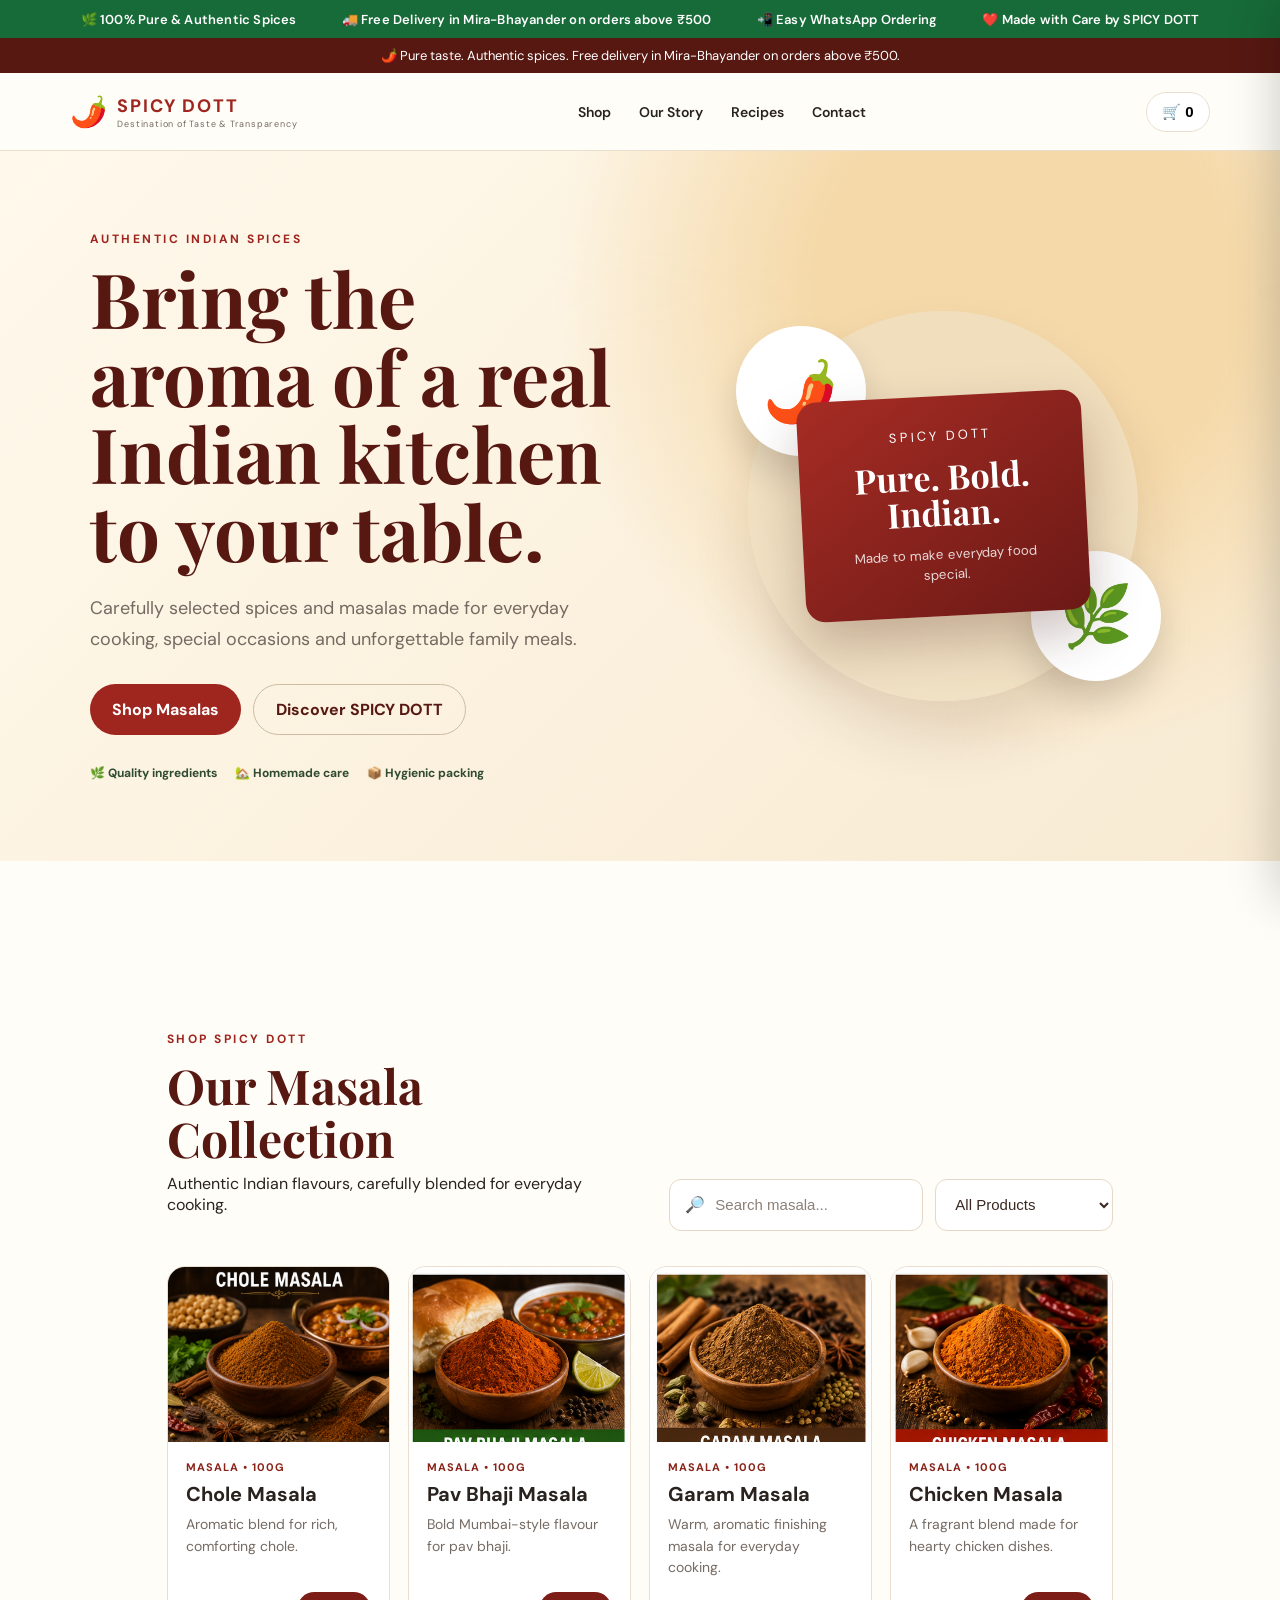
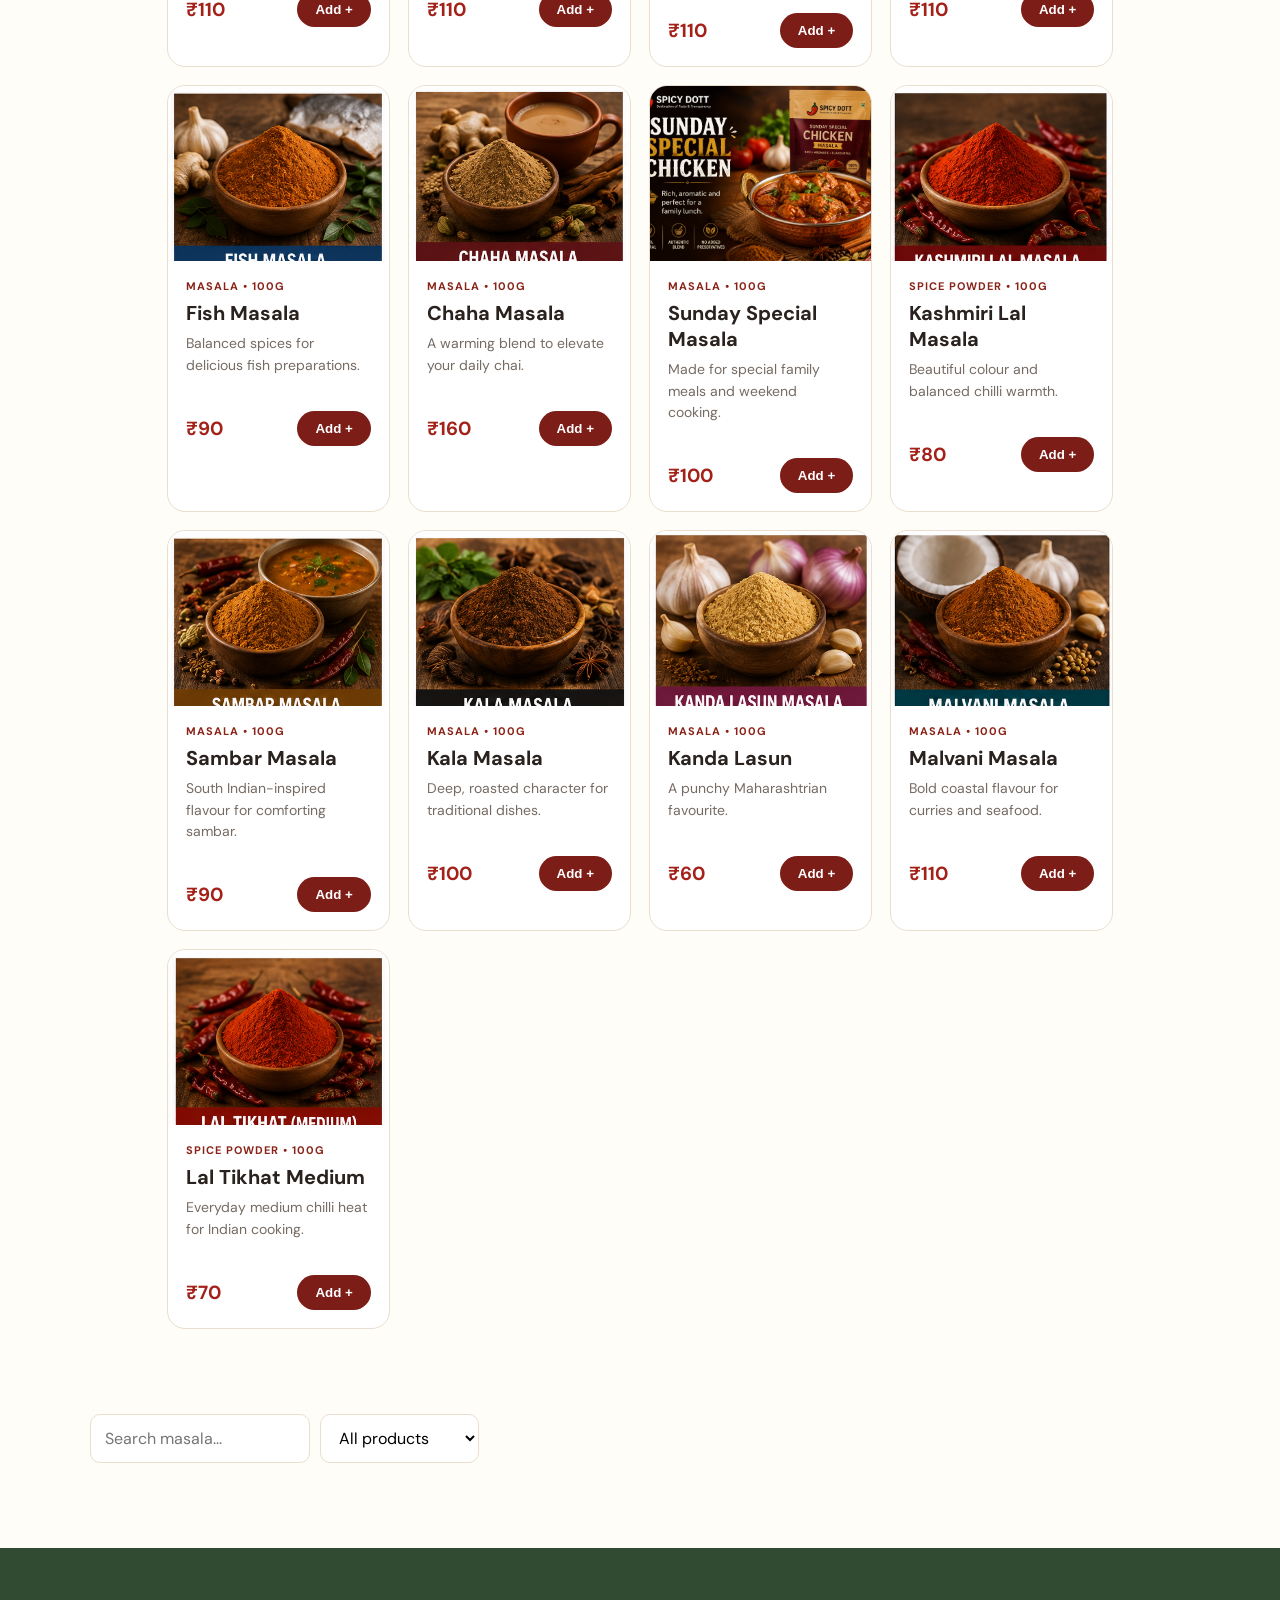
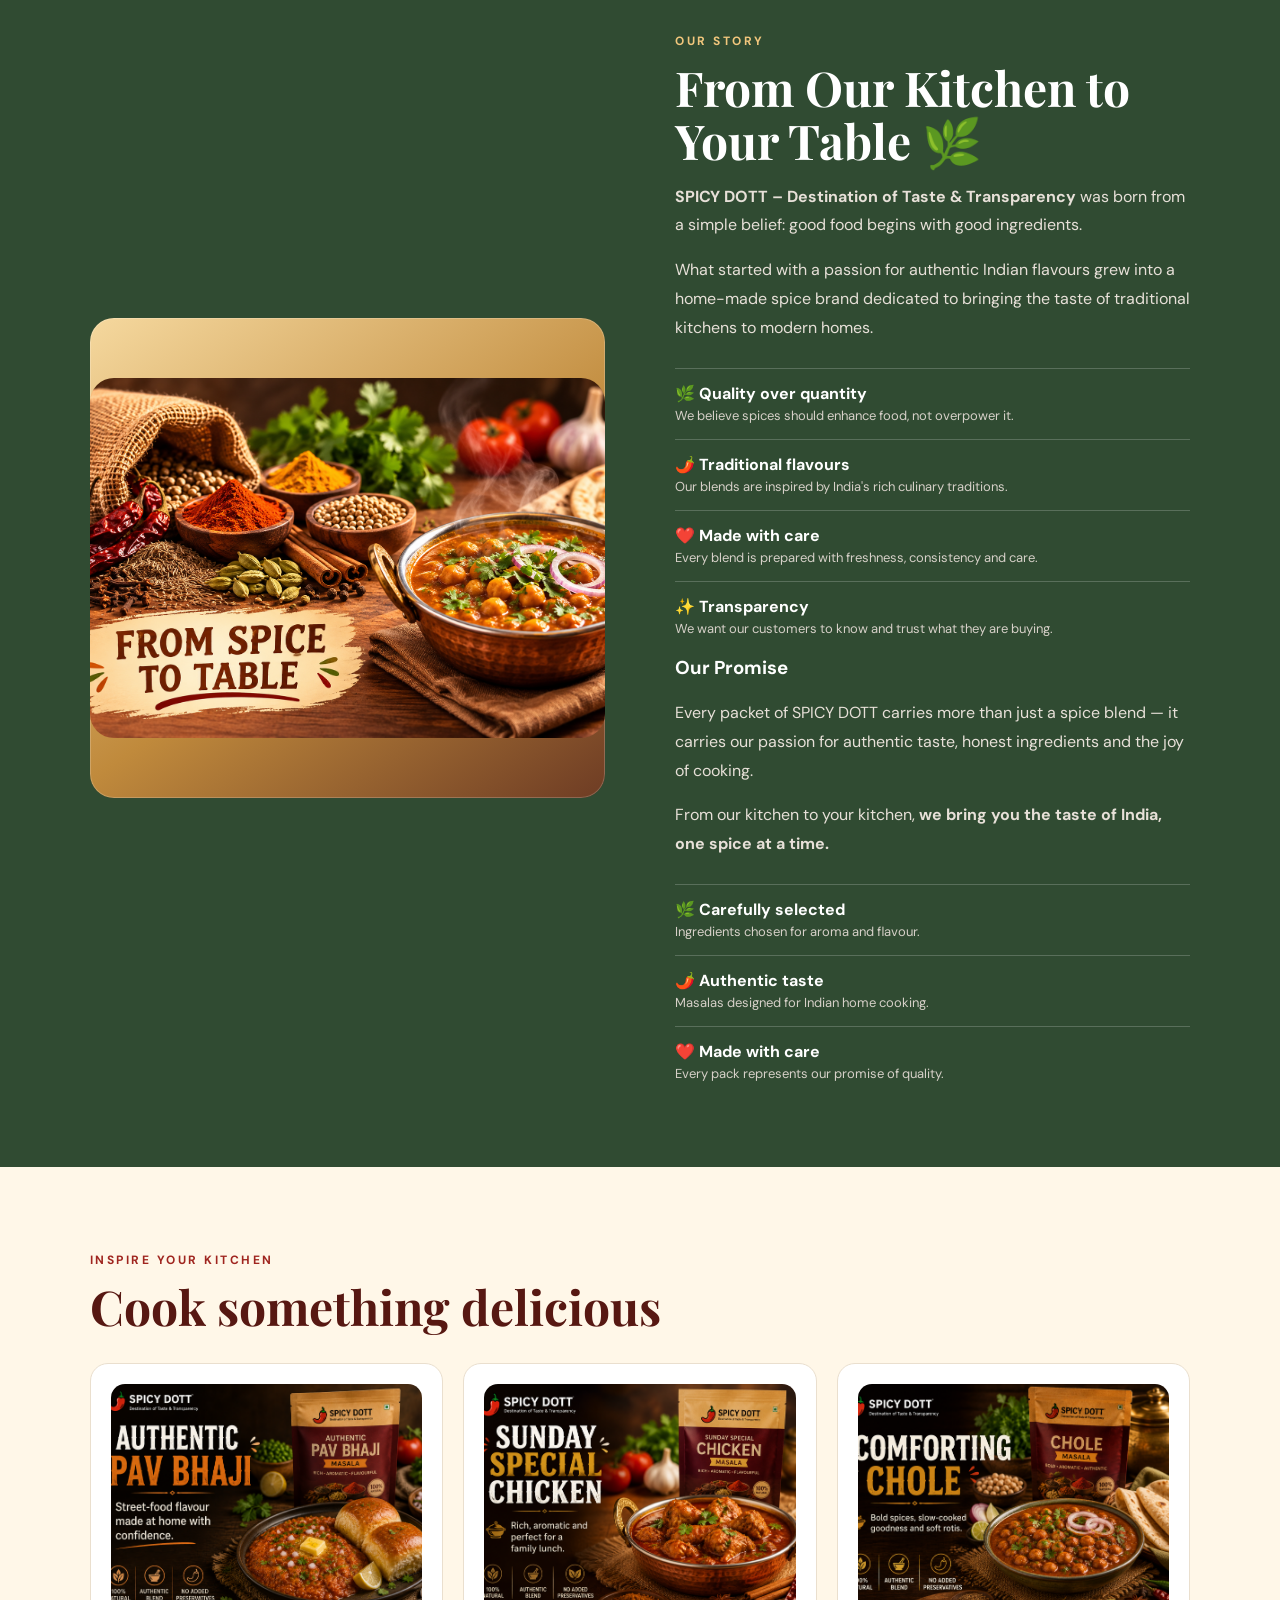
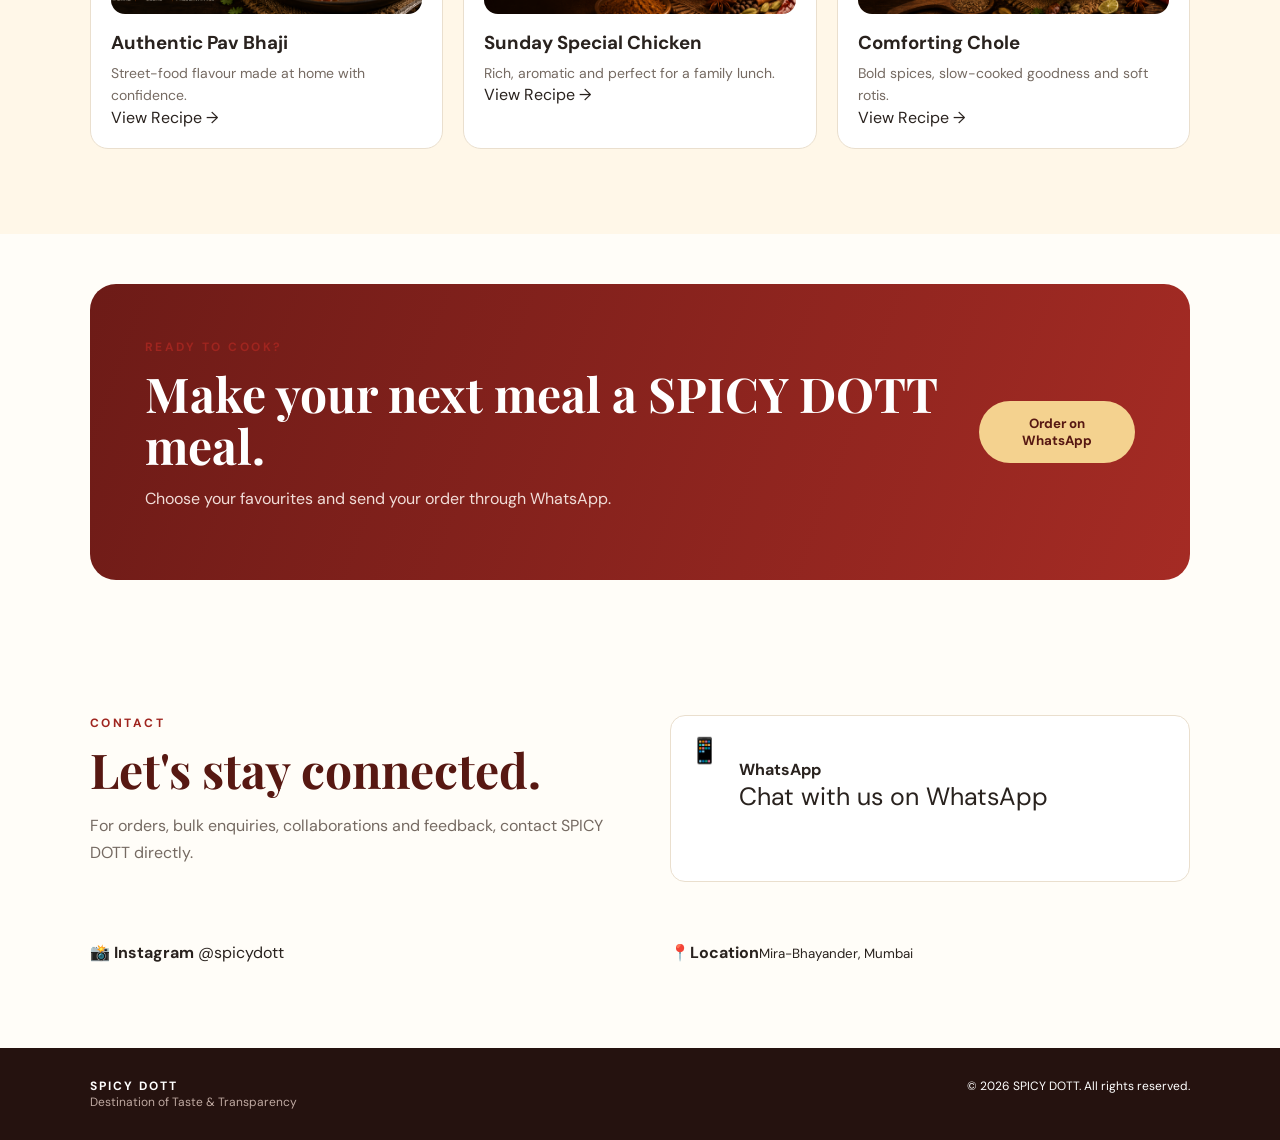
<file: index.html>
<!doctype html>
<html lang="en">
<head>
  <meta charset="utf-8">
  <meta name="viewport" content="width=device-width,initial-scale=1">
  <title>SPICY DOTT | Destination of Taste & Transparency</title>
  <meta name="description" content="SPICY DOTT — authentic Indian spices and masalas. Homemade, carefully prepared and packed with care.">
  <link rel="stylesheet" href="styles.css">
</head>
<body>
  <!-- SPICY DOTT Announcement Bar -->
<div class="announcement-bar">
  <div class="announcement-track">
    <span>🌿 100% Pure & Authentic Spices</span>
    <span>🚚 Free Delivery in Mira-Bhayander on orders above ₹500</span>
    <span>📲 Easy WhatsApp Ordering</span>
    <span>❤️ Made with Care by SPICY DOTT</span>
  </div>
</div>
  <header class="topbar">
    <div class="announcement">🌶️ Pure taste. Authentic spices. Free delivery in Mira-Bhayander on orders above ₹500.</div>
  </header>

  <nav class="nav">
    <a class="brand" href="#home">
      <span class="brand-mark">🌶️</span>
      <span><strong>SPICY DOTT</strong><small>Destination of Taste & Transparency</small></span>
    </a>
    <div class="navlinks">
      <a href="#shop">Shop</a>
      <a href="#story">Our Story</a>
      <a href="#recipes">Recipes</a>
      <a href="#contact">Contact</a>
    </div>
    <button class="cart-btn" id="cartBtn" aria-label="Open cart">🛒 <span id="cartCount">0</span></button>
  </nav>

  <main>
    <section class="hero" id="home">
      <div class="hero-copy">
        <p class="eyebrow">AUTHENTIC INDIAN SPICES</p>
        <h1>Bring the aroma of a real Indian kitchen to your table.</h1>
        <p class="hero-text">Carefully selected spices and masalas made for everyday cooking, special occasions and unforgettable family meals.</p>
        <div class="hero-actions">
          <a class="btn primary" href="#shop">Shop Masalas</a>
          <a class="btn secondary" href="#story">Discover SPICY DOTT</a>
        </div>
        <div class="trust-row">
          <span>🌿 Quality ingredients</span>
          <span>🏡 Homemade care</span>
          <span>📦 Hygienic packing</span>
        </div>
      </div>
      <div class="hero-visual photo-hero">
        <div class="spice-bowl bowl-one">🌶️</div>
        <div class="spice-bowl bowl-two">🌿</div>
        <div class="hero-card">
          <span>SPICY DOTT</span>
          <b>Pure. Bold. Indian.</b>
          <small>Made to make everyday food special.</small>
        </div>
      </div>
    </section>

    <section class="section" id="shop">
    <section class="shop section" id="shop">

  <div class="section-head shop-head">
    <div>
      <p class="eyebrow">SHOP SPICY DOTT</p>
      <h2>Our Masala Collection</h2>
      <p class="shop-intro">
        Authentic Indian flavours, carefully blended for everyday cooking.
      </p>
    </div>

    <div class="shop-tools">
      <div class="search-box">
        🔎
        <input
          id="search"
          type="search"
          placeholder="Search masala..."
          aria-label="Search products"
        >
      </div>

      <select id="filter" aria-label="Filter products">
        <option value="all">All Products</option>
        <option value="masala">Masalas</option>
        <option value="powder">Spice Powders</option>
      </select>
    </div>
  </div>

  <div class="product-grid" id="productGrid"></div>

</section>
        <div class="controls">
          <input id="search" type="search" placeholder="Search masala..." aria-label="Search products">
          <select id="filter" aria-label="Filter products">
            <option value="all">All products</option>
            <option value="masala">Masalas</option>
            <option value="powder">Spice powders</option>
          </select>
        </div>
      </div>
      <div class="product-grid" id="productGrid"></div>
    </section>

    <section class="story section" id="story">
      <div class="story-image">
  <img
    src="spice-to-table.png"
    alt="From Spice to Table - SPICY DOTT"
  >
</div>
      </div>
      <div class="story-copy">
        <p class="eyebrow">OUR STORY</p>

<h2>From Our Kitchen to Your Table 🌿</h2>

<p>
  <strong>SPICY DOTT – Destination of Taste & Transparency</strong>
  was born from a simple belief: good food begins with good ingredients.
</p>

<p>
  What started with a passion for authentic Indian flavours grew into a
  home-made spice brand dedicated to bringing the taste of traditional
  kitchens to modern homes.
</p>

<div class="feature-list">
  <div>
    <b>🌿 Quality over quantity</b>
    <span>We believe spices should enhance food, not overpower it.</span>
  </div>

  <div>
    <b>🌶️ Traditional flavours</b>
    <span>Our blends are inspired by India's rich culinary traditions.</span>
  </div>

  <div>
    <b>❤️ Made with care</b>
    <span>Every blend is prepared with freshness, consistency and care.</span>
  </div>

  <div>
    <b>✨ Transparency</b>
    <span>We want our customers to know and trust what they are buying.</span>
  </div>
</div>

<h3>Our Promise</h3>

<p>
  Every packet of SPICY DOTT carries more than just a spice blend —
  it carries our passion for authentic taste, honest ingredients and
  the joy of cooking.
</p>

<p>
  From our kitchen to your kitchen,
  <strong>we bring you the taste of India, one spice at a time.</strong>
</p>
        <div class="feature-list">
          <div><b>🌿 Carefully selected</b><span>Ingredients chosen for aroma and flavour.</span></div>
          <div><b>🌶️ Authentic taste</b><span>Masalas designed for Indian home cooking.</span></div>
          <div><b>❤️ Made with care</b><span>Every pack represents our promise of quality.</span></div>
        </div>
      </div>
    </section>

    <section class="recipes section" id="recipes">
      <div class="section-head">
        <div>
          <p class="eyebrow">INSPIRE YOUR KITCHEN</p>
          <h2>Cook something delicious</h2>
        </div>
      </div>
      <div class="recipe-grid">

  <a class="recipe-card" href="recipes/pav-bhaji.html">
    <div class="recipe-art">
      <img
        src="pav-bhaji.png"
        alt="Authentic Pav Bhaji made with SPICY DOTT Pav Bhaji Masala"
      >
    </div>
    <h3>Authentic Pav Bhaji</h3>
    <p>Street-food flavour made at home with confidence.</p>
    <span class="recipe-link">View Recipe →</span>
  </a>

  <a class="recipe-card" href="recipes/sunday-special-chicken.html">
    <div class="recipe-art">
      <img
        src="sunday-special-chicken.png"
        alt="Sunday Special Chicken made with SPICY DOTT Sunday Special Masala"
      >
    </div>
    <h3>Sunday Special Chicken</h3>
    <p>Rich, aromatic and perfect for a family lunch.</p>
    <span class="recipe-link">View Recipe →</span>
  </a>

  <a class="recipe-card" href="recipes/comforting-chole.html">
    <div class="recipe-art">
      <img
        src="comforting-chole.png"
        alt="Comforting Chole made with SPICY DOTT Chole Masala"
      >
    </div>
    <h3>Comforting Chole</h3>
    <p>Bold spices, slow-cooked goodness and soft rotis.</p>
    <span class="recipe-link">View Recipe →</span>
  </a>

</div>
      </div>
    </section>

    <section class="cta section">
      <div>
        <p class="eyebrow">READY TO COOK?</p>
        <h2>Make your next meal a SPICY DOTT meal.</h2>
        <p>Choose your favourites and send your order through WhatsApp.</p>
      </div>
      <button class="btn primary" id="whatsappTop">Order on WhatsApp</button>
    </section>

    <section class="contact section" id="contact">
      <div>
        <p class="eyebrow">CONTACT</p>
        <h2>Let's stay connected.</h2>
        <p>For orders, bulk enquiries, collaborations and feedback, contact SPICY DOTT directly.</p>
      </div>
      <div class="contact-card">
  <div>
    <span>📱</span>
    <b>WhatsApp</b>
    <span>
      <a href="https://wa.me/918454929137?text=Hello%20SPICY%20DOTT!%20I%20would%20like%20to%20know%20more%20about%20your%20masalas." target="_blank" rel="noopener">
        Chat with us on WhatsApp
      </a>
    </span>
  </div>
</div>
        <div>
  <span>📸</span>
  <b>Instagram</b>
  <a
    href="https://www.instagram.com/spicydott/"
    target="_blank"
    rel="noopener noreferrer"
  >
    @spicydott
  </a>
</div>
        <div><span>📍</span><b>Location</b><small>Mira-Bhayander, Mumbai</small></div>
      </div>
    </section>
  </main>

  <footer>
    <div class="footer-brand"><b>SPICY DOTT</b><span>Destination of Taste & Transparency</span></div>
    <div>© <span id="year"></span> SPICY DOTT. All rights reserved.</div>
  </footer>

  <aside class="cart" id="cart" aria-hidden="true">
    <div class="cart-head"><h2>Your Cart</h2><button id="closeCart">✕</button></div>
    <div id="cartItems" class="cart-items"></div>
    <div class="cart-bottom">
      <div class="total"><span>Total</span><strong id="cartTotal">₹0</strong></div>
      <button class="btn primary full" id="checkout">Send Order on WhatsApp</button>
      <small>Free delivery in Mira-Bhayander on orders above ₹500.</small>
    </div>
  </aside>
  <div class="overlay" id="overlay"></div>

  <script src="script.js"></script>
</body>
</html>
</file>
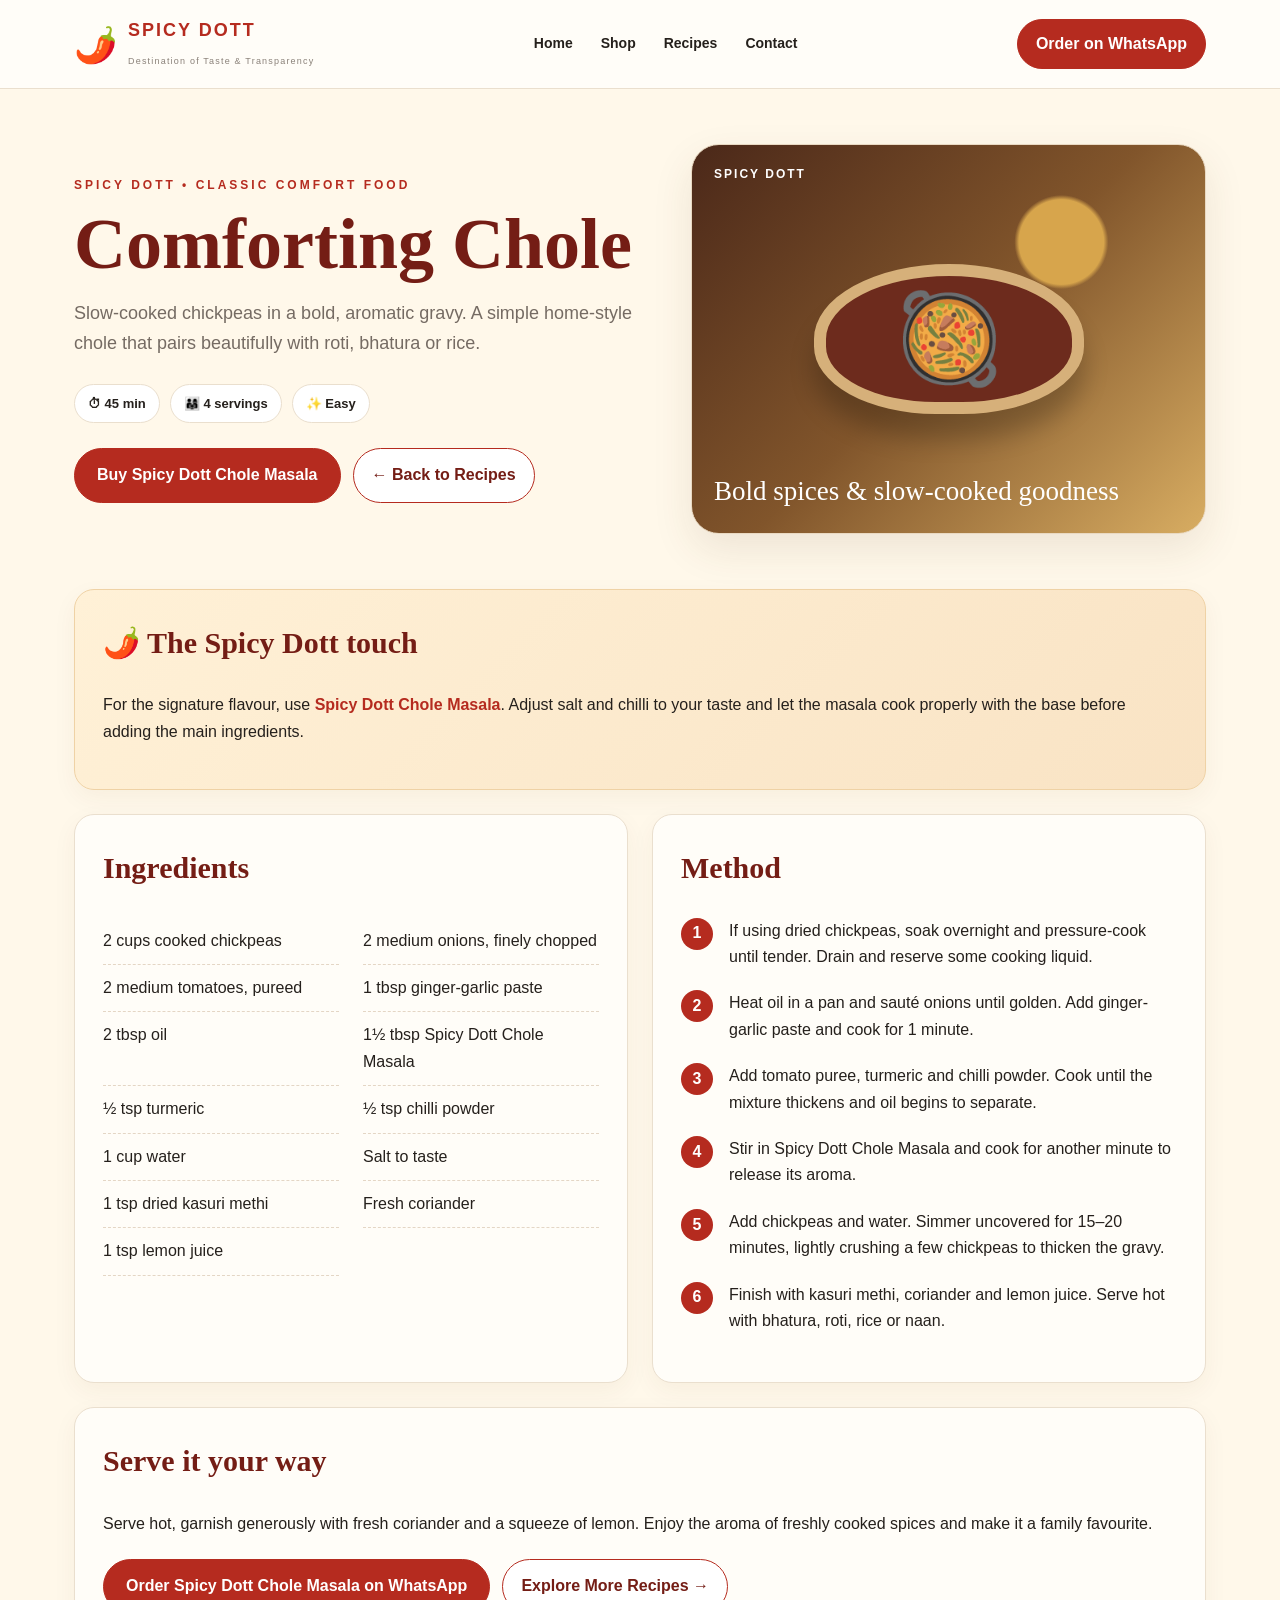
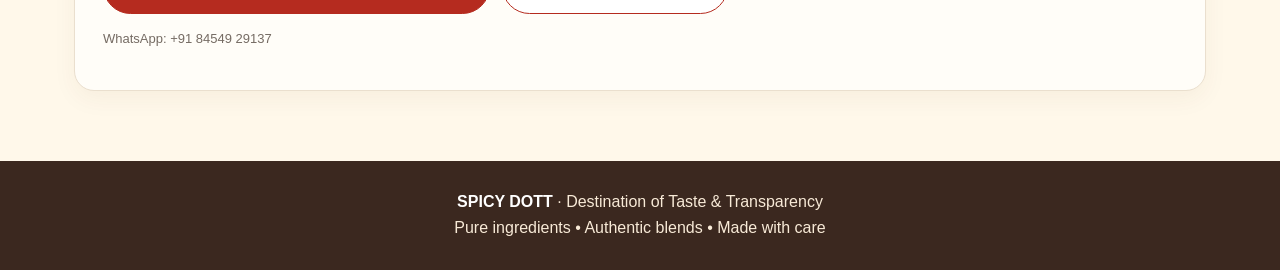
<file: comforting-chole.html>
<!DOCTYPE html>
<html lang="en">
<head>
<meta charset="UTF-8">
<meta name="viewport" content="width=device-width, initial-scale=1.0">
<title>Comforting Chole | Spicy Dott</title>
<meta name="description" content="Slow-cooked chickpeas in a bold, aromatic gravy. A simple home-style chole that pairs beautifully with roti, bhatura or rice.">
<link rel="stylesheet" href="../recipe-style.css">
</head>
<body>
<header class="site-header">
  <nav class="nav">
    <a class="brand" href="../index.html" aria-label="Spicy Dott Home">
      <span class="brand-mark">🌶️</span>
      <span><span class="brand-name">SPICY DOTT</span><br><span class="brand-tag">Destination of Taste & Transparency</span></span>
    </a>
    <div class="nav-links">
      <a href="../index.html">Home</a>
      <a href="../index.html#shop">Shop</a>
      <a href="../index.html#recipes">Recipes</a>
      <a href="../index.html#contact">Contact</a>
    </div>
    <a class="order-btn" href="https://wa.me/918454929137?text=Hi%20Spicy%20Dott%2C%20I%20would%20like%20to%20order%20Spicy%20Dott%20Chole%20Masala" target="_blank" rel="noopener">Order on WhatsApp</a>
  </nav>
</header>

<main>
<section class="hero">
  <div class="hero-grid">
    <div>
      <div class="eyebrow">SPICY DOTT • CLASSIC COMFORT FOOD</div>
      <h1>Comforting Chole</h1>
      <p class="lead">Slow-cooked chickpeas in a bold, aromatic gravy. A simple home-style chole that pairs beautifully with roti, bhatura or rice.</p>
      <div class="meta">
        <span class="pill">⏱ 45 min</span>
        <span class="pill">👨‍👩‍👧 4 servings</span>
        <span class="pill">✨ Easy</span>
      </div>
      <div class="buy">
        <a class="order-btn" href="https://wa.me/918454929137?text=Hi%20Spicy%20Dott%2C%20I%20would%20like%20to%20order%20Spicy%20Dott%20Chole%20Masala" target="_blank" rel="noopener">Buy Spicy Dott Chole Masala</a>
        <a class="back-btn" href="../index.html#recipes">← Back to Recipes</a>
      </div>
    </div>
    <div class="food-visual chole">
      <div class="visual-label">SPICY DOTT</div>
      <div class="food-bowl">🥘</div>
      <div class="visual-caption">Bold spices & slow-cooked goodness</div>
    </div>
  </div>
</section>

<section class="content">
  <div class="card masala">
    <h2>🌶️ The Spicy Dott touch</h2>
    <p>For the signature flavour, use <strong>Spicy Dott Chole Masala</strong>. Adjust salt and chilli to your taste and let the masala cook properly with the base before adding the main ingredients.</p>
  </div>

  <div class="recipe-layout" style="margin-top:24px">
    <article class="card">
      <h2>Ingredients</h2>
      <ul class="ingredients"><li>2 cups cooked chickpeas</li><li>2 medium onions, finely chopped</li><li>2 medium tomatoes, pureed</li><li>1 tbsp ginger-garlic paste</li><li>2 tbsp oil</li><li>1½ tbsp Spicy Dott Chole Masala</li><li>½ tsp turmeric</li><li>½ tsp chilli powder</li><li>1 cup water</li><li>Salt to taste</li><li>1 tsp dried kasuri methi</li><li>Fresh coriander</li><li>1 tsp lemon juice</li></ul>
    </article>
    <article class="card">
      <h2>Method</h2>
      <ol class="steps"><li>If using dried chickpeas, soak overnight and pressure-cook until tender. Drain and reserve some cooking liquid.</li><li>Heat oil in a pan and sauté onions until golden. Add ginger-garlic paste and cook for 1 minute.</li><li>Add tomato puree, turmeric and chilli powder. Cook until the mixture thickens and oil begins to separate.</li><li>Stir in Spicy Dott Chole Masala and cook for another minute to release its aroma.</li><li>Add chickpeas and water. Simmer uncovered for 15–20 minutes, lightly crushing a few chickpeas to thicken the gravy.</li><li>Finish with kasuri methi, coriander and lemon juice. Serve hot with bhatura, roti, rice or naan.</li></ol>
    </article>
  </div>

  <div class="card" style="margin-top:24px">
    <h2>Serve it your way</h2>
    <p>Serve hot, garnish generously with fresh coriander and a squeeze of lemon. Enjoy the aroma of freshly cooked spices and make it a family favourite.</p>
    <div class="buy">
      <a class="order-btn" href="https://wa.me/918454929137?text=Hi%20Spicy%20Dott%2C%20I%20would%20like%20to%20order%20Spicy%20Dott%20Chole%20Masala" target="_blank" rel="noopener">Order Spicy Dott Chole Masala on WhatsApp</a>
      <a class="back-btn" href="../index.html#recipes">Explore More Recipes →</a>
    </div>
    <p class="note">WhatsApp: +91 84549 29137</p>
  </div>
</section>
</main>

<footer class="footer">
  <strong>SPICY DOTT</strong> · Destination of Taste & Transparency<br>
  Pure ingredients • Authentic blends • Made with care
</footer>
</body>
</html>
</file>
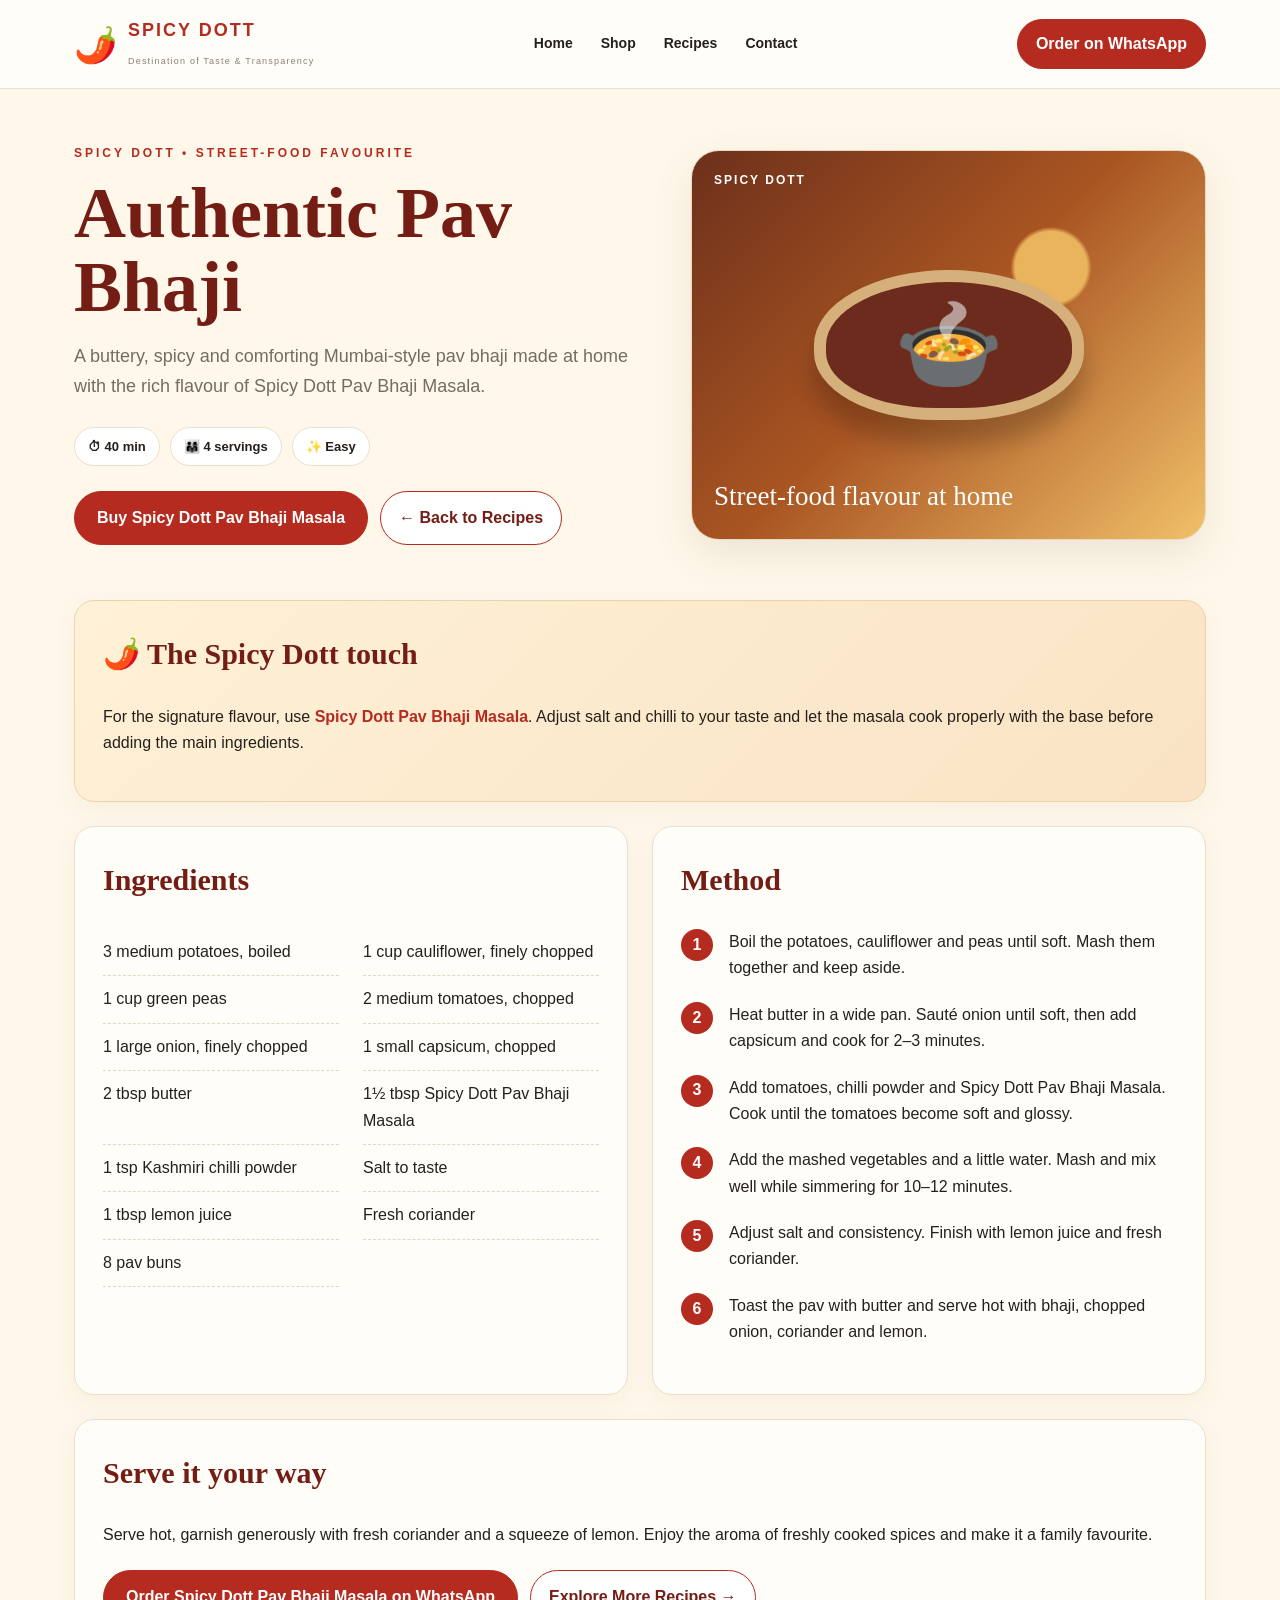
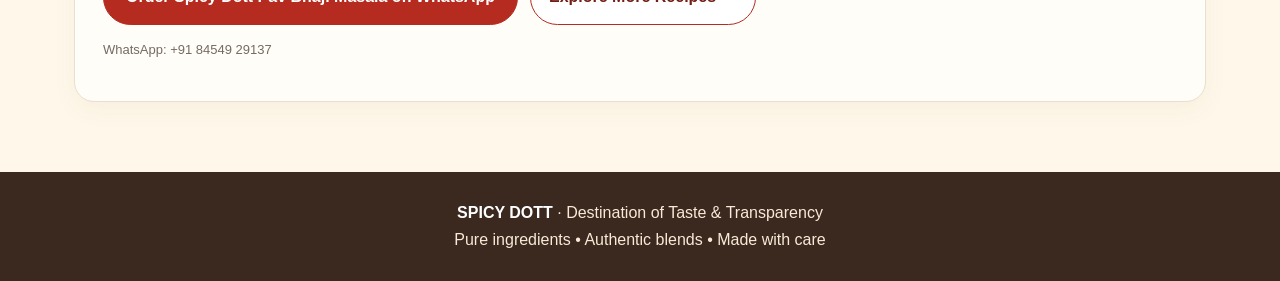
<file: pav-bhaji.html>
<!DOCTYPE html>
<html lang="en">
<head>
<meta charset="UTF-8">
<meta name="viewport" content="width=device-width, initial-scale=1.0">
<title>Authentic Pav Bhaji | Spicy Dott</title>
<meta name="description" content="A buttery, spicy and comforting Mumbai-style pav bhaji made at home with the rich flavour of Spicy Dott Pav Bhaji Masala.">
<link rel="stylesheet" href="../recipe-style.css">
</head>
<body>
<header class="site-header">
  <nav class="nav">
    <a class="brand" href="../index.html" aria-label="Spicy Dott Home">
      <span class="brand-mark">🌶️</span>
      <span><span class="brand-name">SPICY DOTT</span><br><span class="brand-tag">Destination of Taste & Transparency</span></span>
    </a>
    <div class="nav-links">
      <a href="../index.html">Home</a>
      <a href="../index.html#shop">Shop</a>
      <a href="../index.html#recipes">Recipes</a>
      <a href="../index.html#contact">Contact</a>
    </div>
    <a class="order-btn" href="https://wa.me/918454929137?text=Hi%20Spicy%20Dott%2C%20I%20would%20like%20to%20order%20Spicy%20Dott%20Pav%20Bhaji%20Masala" target="_blank" rel="noopener">Order on WhatsApp</a>
  </nav>
</header>

<main>
<section class="hero">
  <div class="hero-grid">
    <div>
      <div class="eyebrow">SPICY DOTT • STREET-FOOD FAVOURITE</div>
      <h1>Authentic Pav Bhaji</h1>
      <p class="lead">A buttery, spicy and comforting Mumbai-style pav bhaji made at home with the rich flavour of Spicy Dott Pav Bhaji Masala.</p>
      <div class="meta">
        <span class="pill">⏱ 40 min</span>
        <span class="pill">👨‍👩‍👧 4 servings</span>
        <span class="pill">✨ Easy</span>
      </div>
      <div class="buy">
        <a class="order-btn" href="https://wa.me/918454929137?text=Hi%20Spicy%20Dott%2C%20I%20would%20like%20to%20order%20Spicy%20Dott%20Pav%20Bhaji%20Masala" target="_blank" rel="noopener">Buy Spicy Dott Pav Bhaji Masala</a>
        <a class="back-btn" href="../index.html#recipes">← Back to Recipes</a>
      </div>
    </div>
    <div class="food-visual pav">
      <div class="visual-label">SPICY DOTT</div>
      <div class="food-bowl">🍲</div>
      <div class="visual-caption">Street-food flavour at home</div>
    </div>
  </div>
</section>

<section class="content">
  <div class="card masala">
    <h2>🌶️ The Spicy Dott touch</h2>
    <p>For the signature flavour, use <strong>Spicy Dott Pav Bhaji Masala</strong>. Adjust salt and chilli to your taste and let the masala cook properly with the base before adding the main ingredients.</p>
  </div>

  <div class="recipe-layout" style="margin-top:24px">
    <article class="card">
      <h2>Ingredients</h2>
      <ul class="ingredients"><li>3 medium potatoes, boiled</li><li>1 cup cauliflower, finely chopped</li><li>1 cup green peas</li><li>2 medium tomatoes, chopped</li><li>1 large onion, finely chopped</li><li>1 small capsicum, chopped</li><li>2 tbsp butter</li><li>1½ tbsp Spicy Dott Pav Bhaji Masala</li><li>1 tsp Kashmiri chilli powder</li><li>Salt to taste</li><li>1 tbsp lemon juice</li><li>Fresh coriander</li><li>8 pav buns</li></ul>
    </article>
    <article class="card">
      <h2>Method</h2>
      <ol class="steps"><li>Boil the potatoes, cauliflower and peas until soft. Mash them together and keep aside.</li><li>Heat butter in a wide pan. Sauté onion until soft, then add capsicum and cook for 2–3 minutes.</li><li>Add tomatoes, chilli powder and Spicy Dott Pav Bhaji Masala. Cook until the tomatoes become soft and glossy.</li><li>Add the mashed vegetables and a little water. Mash and mix well while simmering for 10–12 minutes.</li><li>Adjust salt and consistency. Finish with lemon juice and fresh coriander.</li><li>Toast the pav with butter and serve hot with bhaji, chopped onion, coriander and lemon.</li></ol>
    </article>
  </div>

  <div class="card" style="margin-top:24px">
    <h2>Serve it your way</h2>
    <p>Serve hot, garnish generously with fresh coriander and a squeeze of lemon. Enjoy the aroma of freshly cooked spices and make it a family favourite.</p>
    <div class="buy">
      <a class="order-btn" href="https://wa.me/918454929137?text=Hi%20Spicy%20Dott%2C%20I%20would%20like%20to%20order%20Spicy%20Dott%20Pav%20Bhaji%20Masala" target="_blank" rel="noopener">Order Spicy Dott Pav Bhaji Masala on WhatsApp</a>
      <a class="back-btn" href="../index.html#recipes">Explore More Recipes →</a>
    </div>
    <p class="note">WhatsApp: +91 84549 29137</p>
  </div>
</section>
</main>

<footer class="footer">
  <strong>SPICY DOTT</strong> · Destination of Taste & Transparency<br>
  Pure ingredients • Authentic blends • Made with care
</footer>
</body>
</html>
</file>
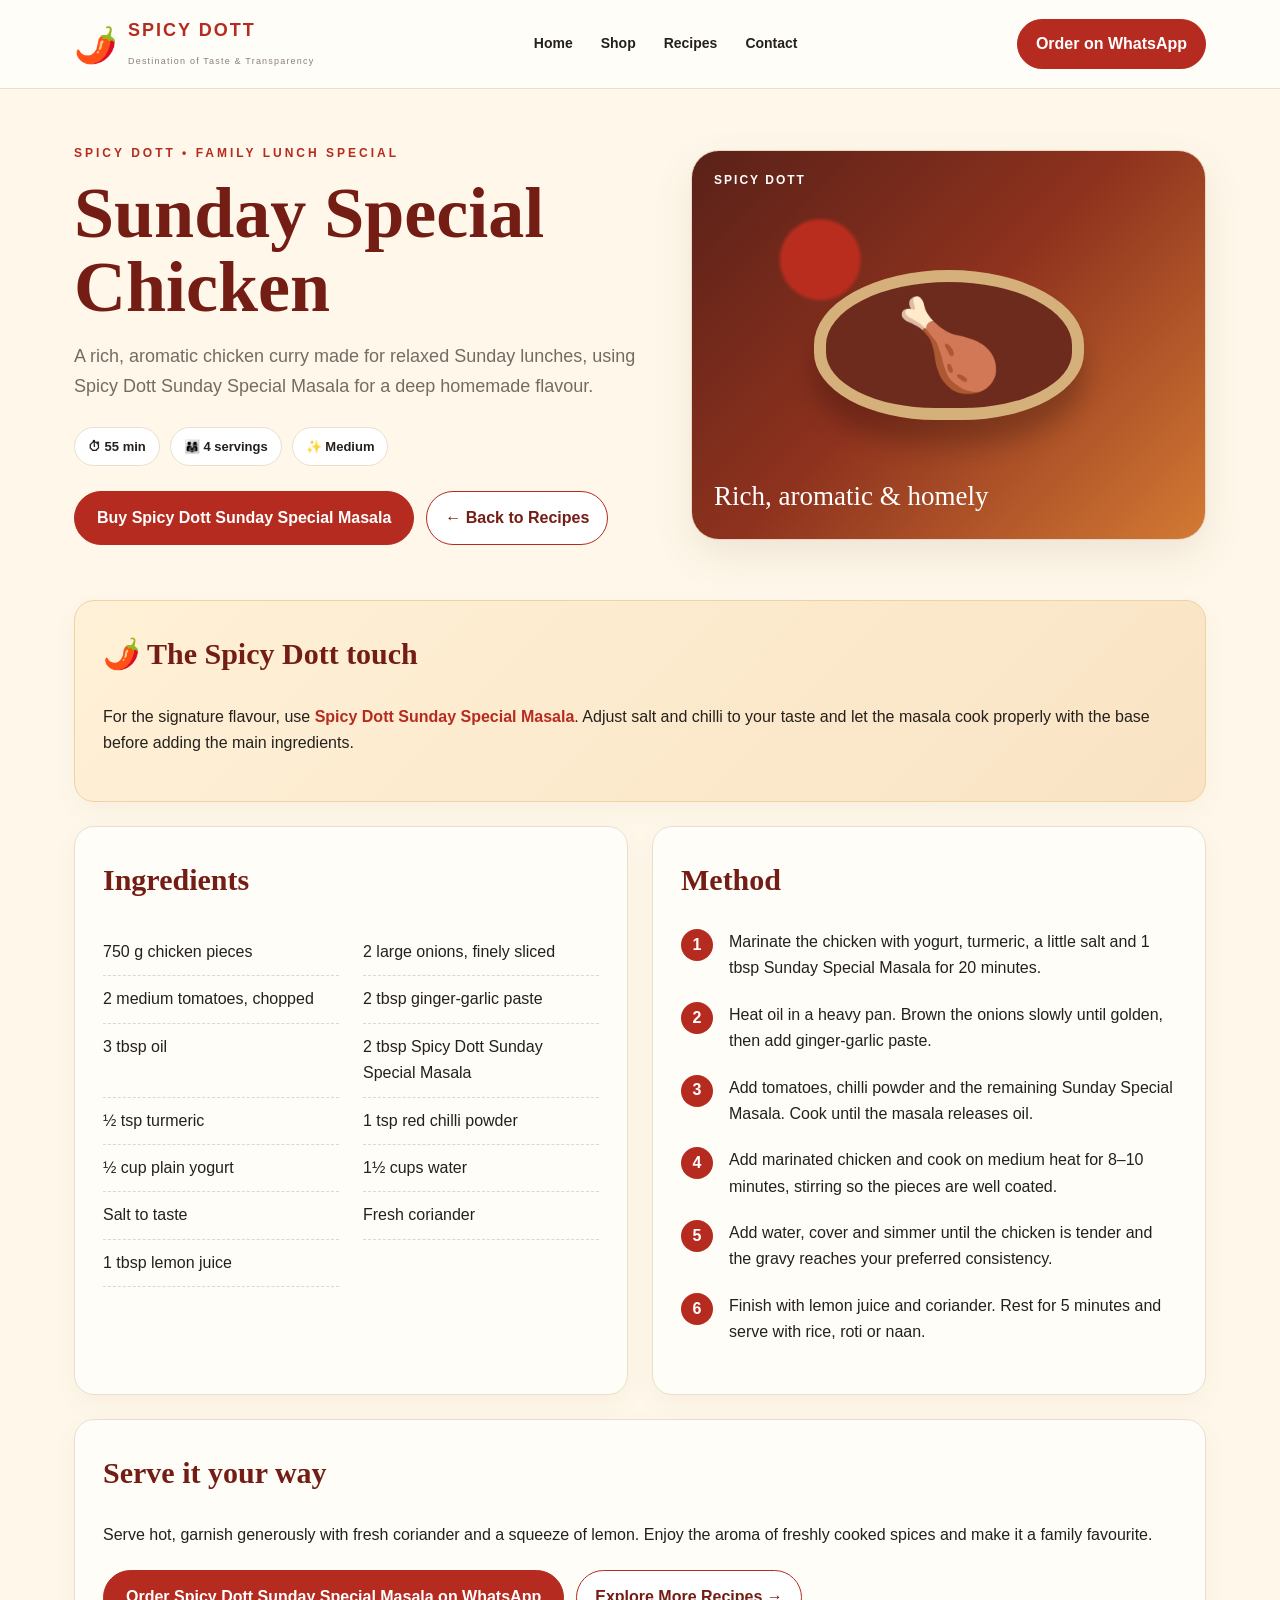
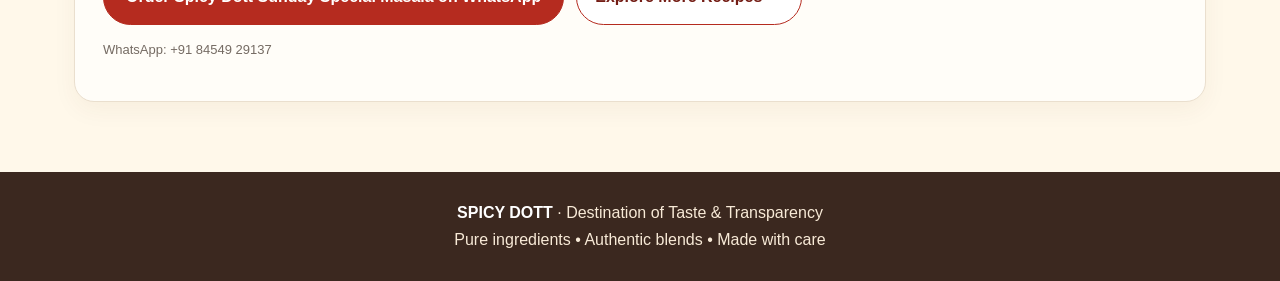
<file: sunday-special-chicken.html>
<!DOCTYPE html>
<html lang="en">
<head>
<meta charset="UTF-8">
<meta name="viewport" content="width=device-width, initial-scale=1.0">
<title>Sunday Special Chicken | Spicy Dott</title>
<meta name="description" content="A rich, aromatic chicken curry made for relaxed Sunday lunches, using Spicy Dott Sunday Special Masala for a deep homemade flavour.">
<link rel="stylesheet" href="../recipe-style.css">
</head>
<body>
<header class="site-header">
  <nav class="nav">
    <a class="brand" href="../index.html" aria-label="Spicy Dott Home">
      <span class="brand-mark">🌶️</span>
      <span><span class="brand-name">SPICY DOTT</span><br><span class="brand-tag">Destination of Taste & Transparency</span></span>
    </a>
    <div class="nav-links">
      <a href="../index.html">Home</a>
      <a href="../index.html#shop">Shop</a>
      <a href="../index.html#recipes">Recipes</a>
      <a href="../index.html#contact">Contact</a>
    </div>
    <a class="order-btn" href="https://wa.me/918454929137?text=Hi%20Spicy%20Dott%2C%20I%20would%20like%20to%20order%20Spicy%20Dott%20Sunday%20Special%20Masala" target="_blank" rel="noopener">Order on WhatsApp</a>
  </nav>
</header>

<main>
<section class="hero">
  <div class="hero-grid">
    <div>
      <div class="eyebrow">SPICY DOTT • FAMILY LUNCH SPECIAL</div>
      <h1>Sunday Special Chicken</h1>
      <p class="lead">A rich, aromatic chicken curry made for relaxed Sunday lunches, using Spicy Dott Sunday Special Masala for a deep homemade flavour.</p>
      <div class="meta">
        <span class="pill">⏱ 55 min</span>
        <span class="pill">👨‍👩‍👧 4 servings</span>
        <span class="pill">✨ Medium</span>
      </div>
      <div class="buy">
        <a class="order-btn" href="https://wa.me/918454929137?text=Hi%20Spicy%20Dott%2C%20I%20would%20like%20to%20order%20Spicy%20Dott%20Sunday%20Special%20Masala" target="_blank" rel="noopener">Buy Spicy Dott Sunday Special Masala</a>
        <a class="back-btn" href="../index.html#recipes">← Back to Recipes</a>
      </div>
    </div>
    <div class="food-visual chicken">
      <div class="visual-label">SPICY DOTT</div>
      <div class="food-bowl">🍗</div>
      <div class="visual-caption">Rich, aromatic & homely</div>
    </div>
  </div>
</section>

<section class="content">
  <div class="card masala">
    <h2>🌶️ The Spicy Dott touch</h2>
    <p>For the signature flavour, use <strong>Spicy Dott Sunday Special Masala</strong>. Adjust salt and chilli to your taste and let the masala cook properly with the base before adding the main ingredients.</p>
  </div>

  <div class="recipe-layout" style="margin-top:24px">
    <article class="card">
      <h2>Ingredients</h2>
      <ul class="ingredients"><li>750 g chicken pieces</li><li>2 large onions, finely sliced</li><li>2 medium tomatoes, chopped</li><li>2 tbsp ginger-garlic paste</li><li>3 tbsp oil</li><li>2 tbsp Spicy Dott Sunday Special Masala</li><li>½ tsp turmeric</li><li>1 tsp red chilli powder</li><li>½ cup plain yogurt</li><li>1½ cups water</li><li>Salt to taste</li><li>Fresh coriander</li><li>1 tbsp lemon juice</li></ul>
    </article>
    <article class="card">
      <h2>Method</h2>
      <ol class="steps"><li>Marinate the chicken with yogurt, turmeric, a little salt and 1 tbsp Sunday Special Masala for 20 minutes.</li><li>Heat oil in a heavy pan. Brown the onions slowly until golden, then add ginger-garlic paste.</li><li>Add tomatoes, chilli powder and the remaining Sunday Special Masala. Cook until the masala releases oil.</li><li>Add marinated chicken and cook on medium heat for 8–10 minutes, stirring so the pieces are well coated.</li><li>Add water, cover and simmer until the chicken is tender and the gravy reaches your preferred consistency.</li><li>Finish with lemon juice and coriander. Rest for 5 minutes and serve with rice, roti or naan.</li></ol>
    </article>
  </div>

  <div class="card" style="margin-top:24px">
    <h2>Serve it your way</h2>
    <p>Serve hot, garnish generously with fresh coriander and a squeeze of lemon. Enjoy the aroma of freshly cooked spices and make it a family favourite.</p>
    <div class="buy">
      <a class="order-btn" href="https://wa.me/918454929137?text=Hi%20Spicy%20Dott%2C%20I%20would%20like%20to%20order%20Spicy%20Dott%20Sunday%20Special%20Masala" target="_blank" rel="noopener">Order Spicy Dott Sunday Special Masala on WhatsApp</a>
      <a class="back-btn" href="../index.html#recipes">Explore More Recipes →</a>
    </div>
    <p class="note">WhatsApp: +91 84549 29137</p>
  </div>
</section>
</main>

<footer class="footer">
  <strong>SPICY DOTT</strong> · Destination of Taste & Transparency<br>
  Pure ingredients • Authentic blends • Made with care
</footer>
</body>
</html>
</file>
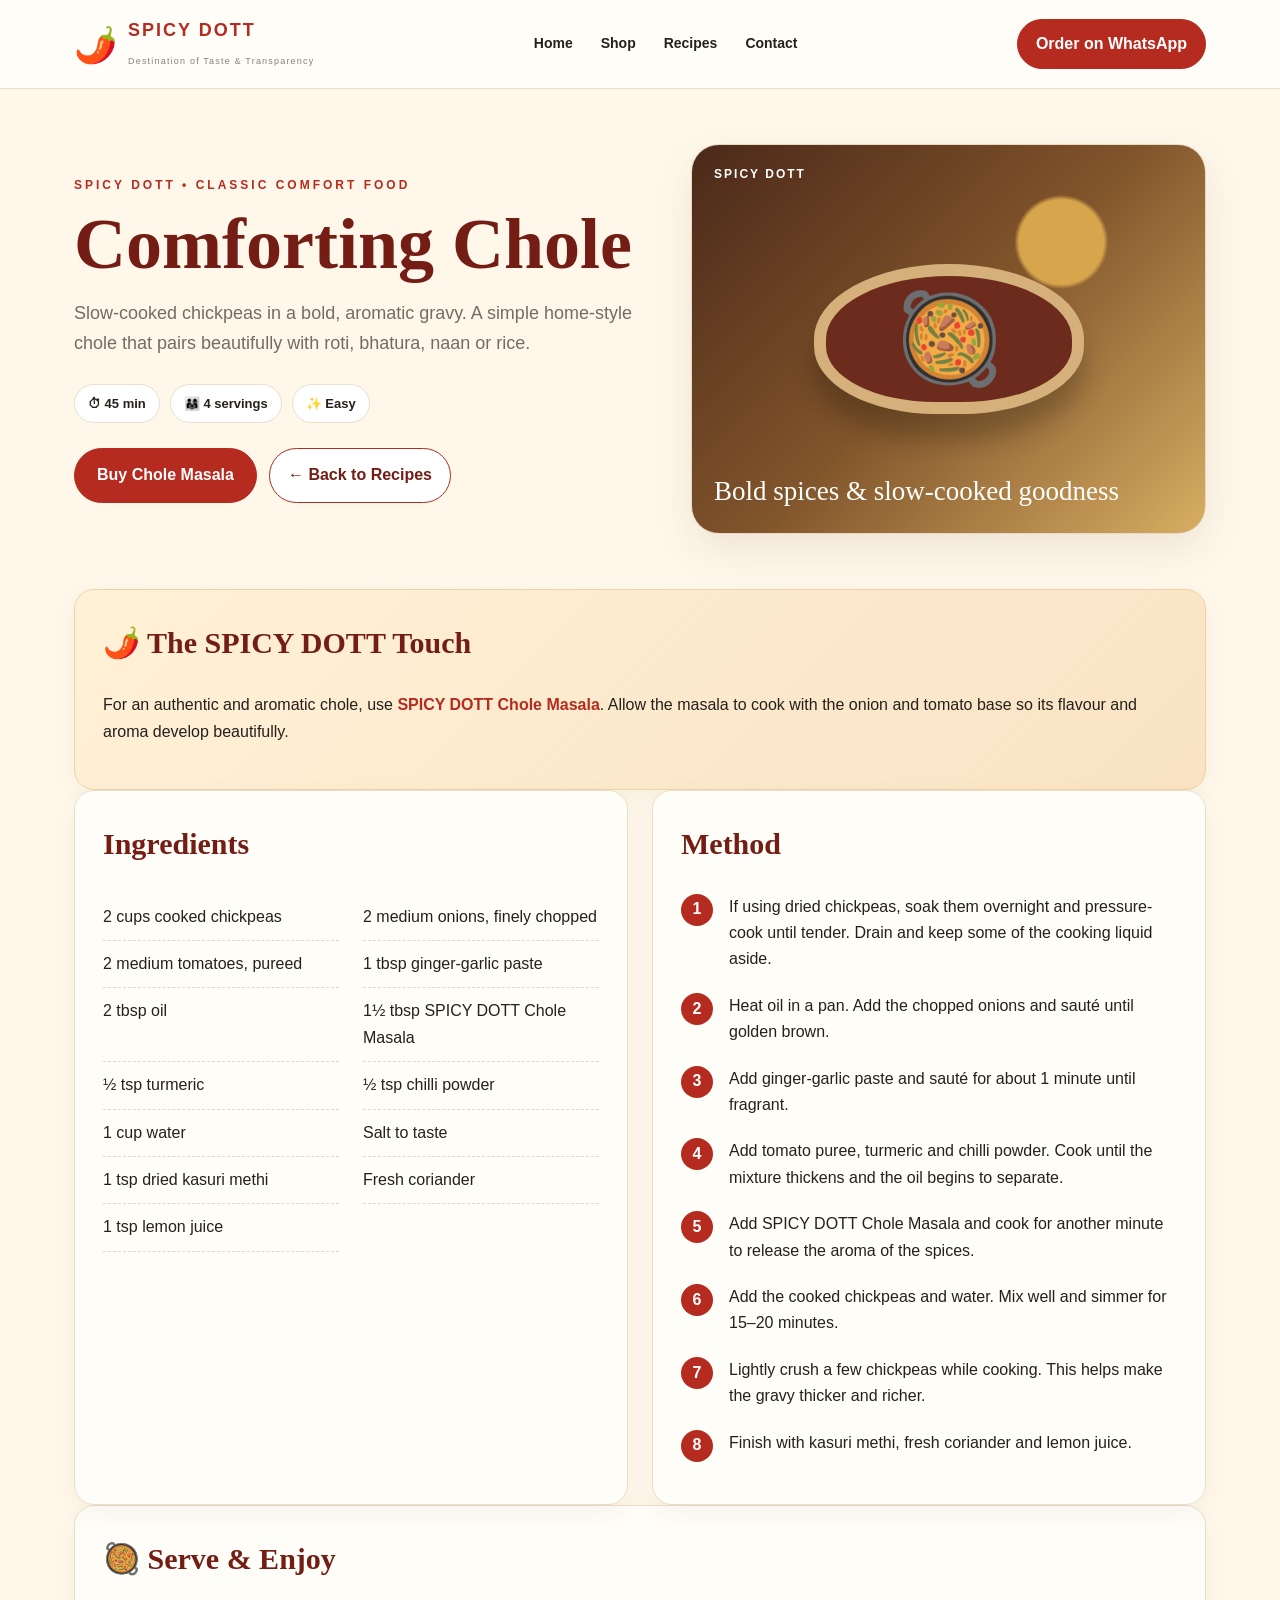
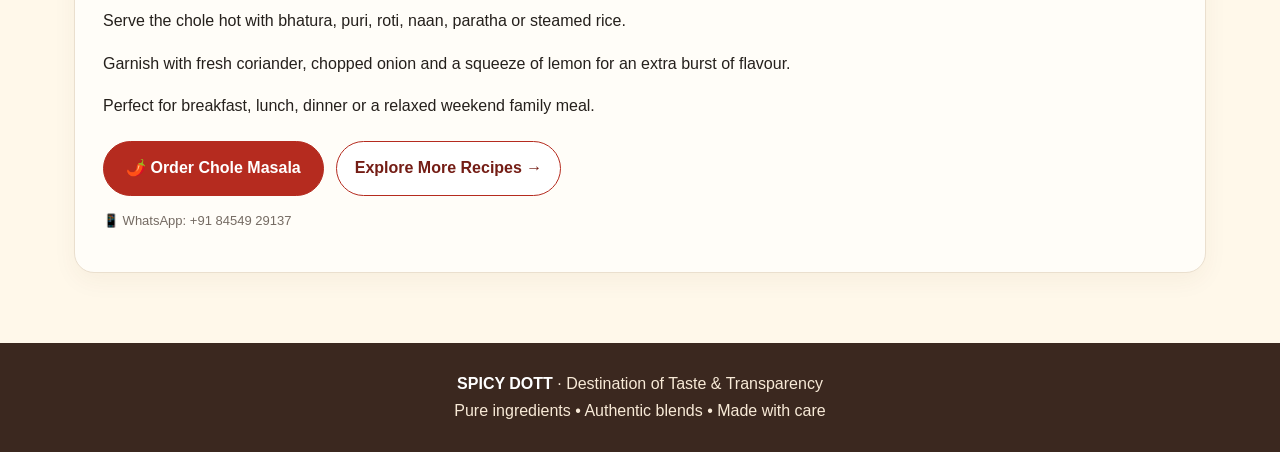
<file: recipes/comforting-chole.html>
<!doctype html>
<html lang="en">
<head>
  <meta charset="utf-8">
  <meta name="viewport" content="width=device-width, initial-scale=1">

  <title>Comforting Chole | SPICY DOTT</title>

  <meta name="description"
        content="Comforting Chole made with SPICY DOTT Chole Masala. Bold, aromatic and delicious homemade Indian chickpea curry.">

  <link rel="stylesheet" href="../recipe-style.css">
</head>

<body>

<header class="site-header">
  <nav class="nav">

    <a class="brand" href="../index.html">
      <span class="brand-mark">🌶️</span>

      <span>
        <span class="brand-name">SPICY DOTT</span><br>
        <span class="brand-tag">
          Destination of Taste & Transparency
        </span>
      </span>
    </a>

    <div class="nav-links">
      <a href="../index.html">Home</a>
      <a href="../index.html#shop">Shop</a>
      <a href="../index.html#recipes">Recipes</a>
      <a href="../index.html#contact">Contact</a>
    </div>

    <a
      class="order-btn"
      href="https://wa.me/918454929137?text=Hello%20SPICY%20DOTT!%20I%20would%20like%20to%20order%20Chole%20Masala."
      target="_blank"
      rel="noopener">
      Order on WhatsApp
    </a>

  </nav>
</header>


<main>

<section class="hero">

  <div class="hero-grid">

    <div>

      <div class="eyebrow">
        SPICY DOTT • CLASSIC COMFORT FOOD
      </div>

      <h1>Comforting Chole</h1>

      <p class="lead">
        Slow-cooked chickpeas in a bold, aromatic gravy.
        A simple home-style chole that pairs beautifully
        with roti, bhatura, naan or rice.
      </p>

      <div class="meta">
        <span class="pill">⏱ 45 min</span>
        <span class="pill">👨‍👩‍👧 4 servings</span>
        <span class="pill">✨ Easy</span>
      </div>

      <div class="buy">

        <a
          class="order-btn"
          href="https://wa.me/918454929137?text=Hello%20SPICY%20DOTT!%20I%20would%20like%20to%20order%20Chole%20Masala."
          target="_blank"
          rel="noopener">
          Buy Chole Masala
        </a>

        <a
          class="back-btn"
          href="../index.html#recipes">
          ← Back to Recipes
        </a>

      </div>

    </div>


    <div class="food-visual chole">

      <div class="visual-label">
        SPICY DOTT
      </div>

      <div class="food-bowl">
        🥘
      </div>

      <div class="visual-caption">
        Bold spices & slow-cooked goodness
      </div>

    </div>

  </div>

</section>


<section class="content">

  <!-- SPICY DOTT MASALA -->

  <div class="card masala">

    <h2>🌶️ The SPICY DOTT Touch</h2>

    <p>
      For an authentic and aromatic chole, use
      <strong>SPICY DOTT Chole Masala</strong>.
      Allow the masala to cook with the onion and tomato
      base so its flavour and aroma develop beautifully.
    </p>

  </div>


  <div class="recipe-layout">


    <!-- INGREDIENTS -->

    <article class="card">

      <h2>Ingredients</h2>

      <ul class="ingredients">

        <li>2 cups cooked chickpeas</li>

        <li>2 medium onions, finely chopped</li>

        <li>2 medium tomatoes, pureed</li>

        <li>1 tbsp ginger-garlic paste</li>

        <li>2 tbsp oil</li>

        <li>1½ tbsp SPICY DOTT Chole Masala</li>

        <li>½ tsp turmeric</li>

        <li>½ tsp chilli powder</li>

        <li>1 cup water</li>

        <li>Salt to taste</li>

        <li>1 tsp dried kasuri methi</li>

        <li>Fresh coriander</li>

        <li>1 tsp lemon juice</li>

      </ul>

    </article>


    <!-- METHOD -->

    <article class="card">

      <h2>Method</h2>

      <ol class="steps">

        <li>
          If using dried chickpeas, soak them overnight
          and pressure-cook until tender. Drain and keep
          some of the cooking liquid aside.
        </li>

        <li>
          Heat oil in a pan. Add the chopped onions and
          sauté until golden brown.
        </li>

        <li>
          Add ginger-garlic paste and sauté for about
          1 minute until fragrant.
        </li>

        <li>
          Add tomato puree, turmeric and chilli powder.
          Cook until the mixture thickens and the oil
          begins to separate.
        </li>

        <li>
          Add SPICY DOTT Chole Masala and cook for another
          minute to release the aroma of the spices.
        </li>

        <li>
          Add the cooked chickpeas and water.
          Mix well and simmer for 15–20 minutes.
        </li>

        <li>
          Lightly crush a few chickpeas while cooking.
          This helps make the gravy thicker and richer.
        </li>

        <li>
          Finish with kasuri methi, fresh coriander
          and lemon juice.
        </li>

      </ol>

    </article>

  </div>


  <!-- SERVING -->

  <div class="card">

    <h2>🥘 Serve & Enjoy</h2>

    <p>
      Serve the chole hot with bhatura, puri, roti,
      naan, paratha or steamed rice.
    </p>

    <p>
      Garnish with fresh coriander, chopped onion and
      a squeeze of lemon for an extra burst of flavour.
    </p>

    <p>
      Perfect for breakfast, lunch, dinner or a relaxed
      weekend family meal.
    </p>

    <div class="buy">

      <a
        class="order-btn"
        href="https://wa.me/918454929137?text=Hello%20SPICY%20DOTT!%20I%20would%20like%20to%20order%20Chole%20Masala."
        target="_blank"
        rel="noopener">
        🌶️ Order Chole Masala
      </a>

      <a
        class="back-btn"
        href="../index.html#recipes">
        Explore More Recipes →
      </a>

    </div>

    <p class="note">
      📱 WhatsApp: +91 84549 29137
    </p>

  </div>

</section>

</main>


<footer class="footer">

  <strong>SPICY DOTT</strong>
  · Destination of Taste & Transparency

  <br>

  Pure ingredients • Authentic blends • Made with care

</footer>

</body>
</html>
</file>
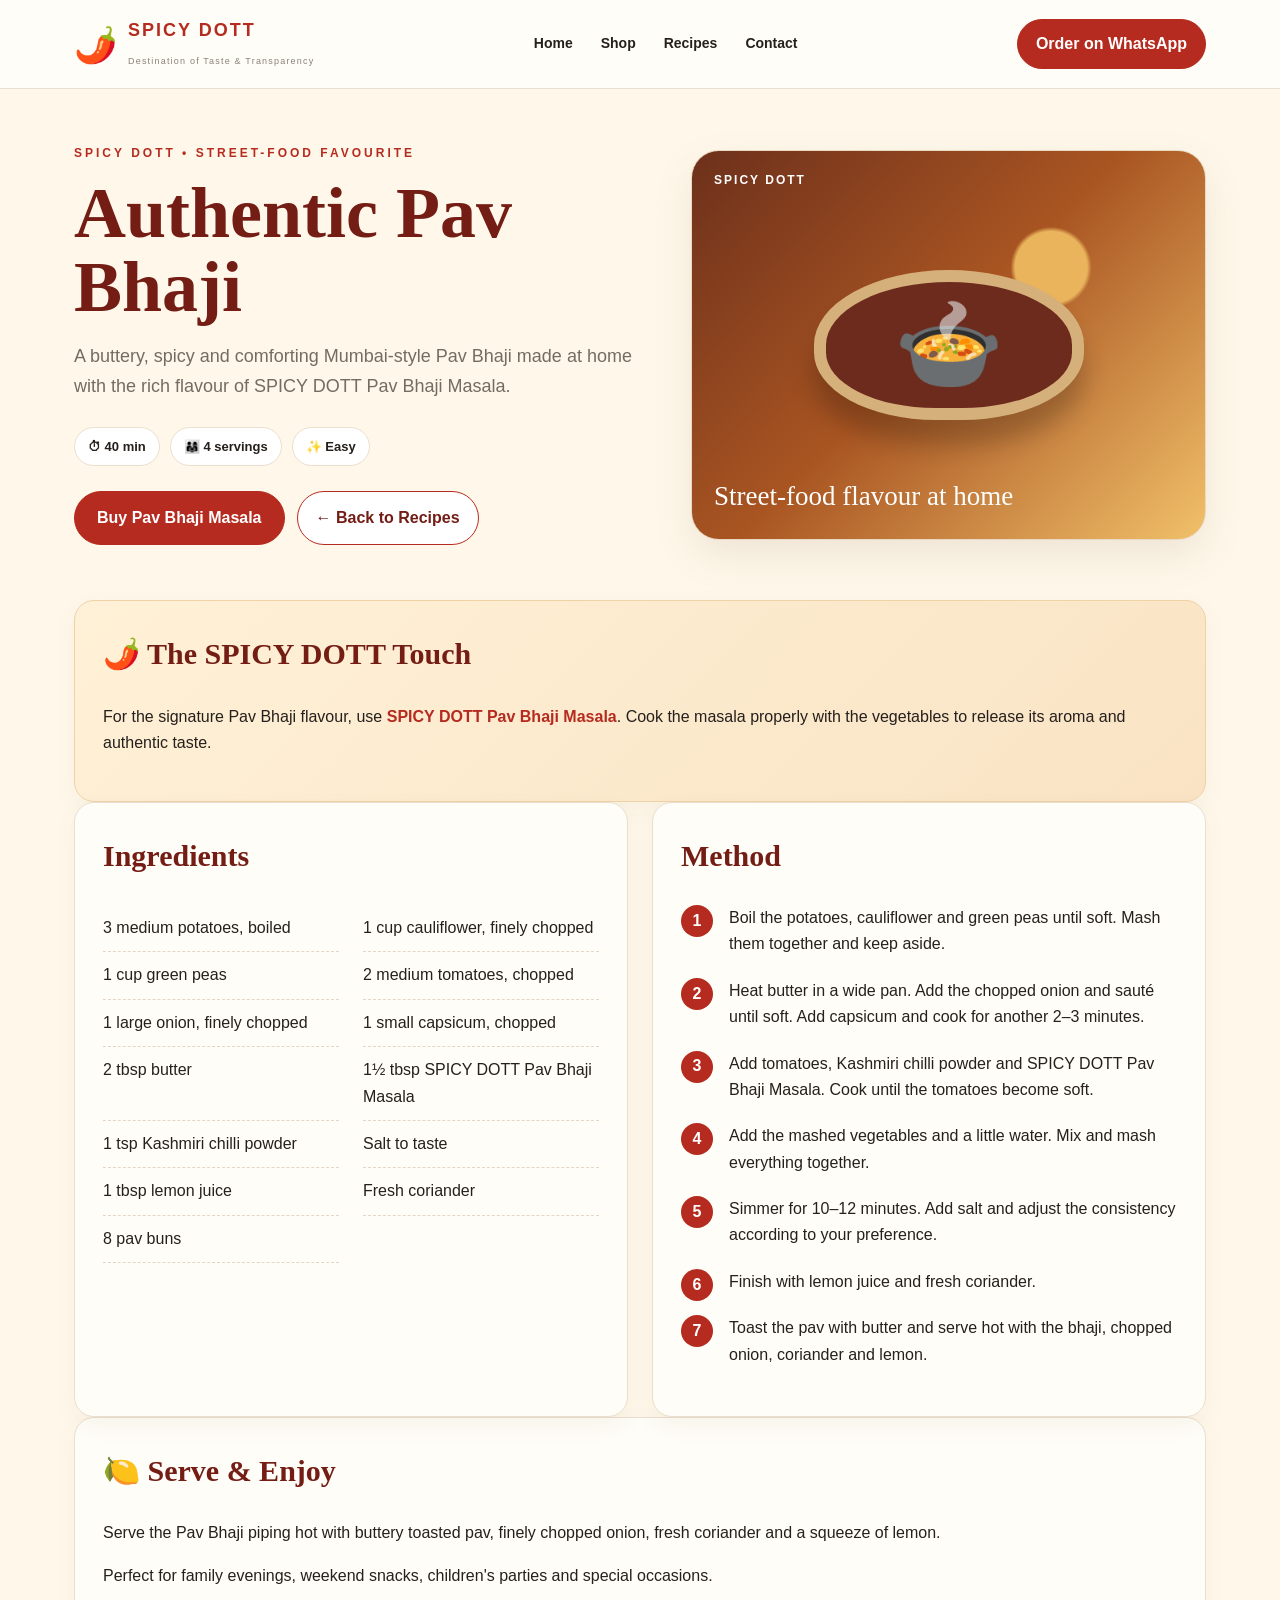
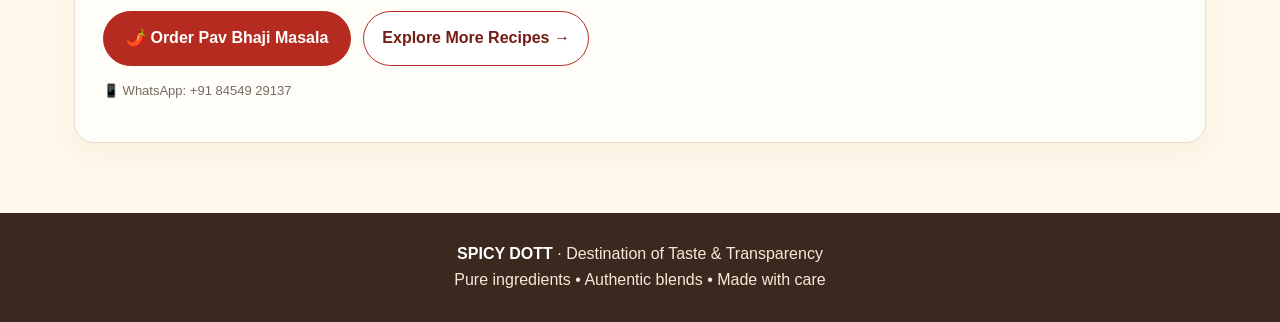
<file: recipes/pav-bhaji.html>
<!doctype html>
<html lang="en">
<head>
  <meta charset="utf-8">
  <meta name="viewport" content="width=device-width, initial-scale=1">

  <title>Authentic Pav Bhaji | SPICY DOTT</title>

  <meta name="description"
        content="Authentic Pav Bhaji made with SPICY DOTT Pav Bhaji Masala. A delicious homemade Indian street-food favourite.">

  <link rel="stylesheet" href="../recipe-style.css">
</head>

<body>

<header class="site-header">
  <nav class="nav">

    <a class="brand" href="../index.html">
      <span class="brand-mark">🌶️</span>

      <span>
        <span class="brand-name">SPICY DOTT</span><br>
        <span class="brand-tag">
          Destination of Taste & Transparency
        </span>
      </span>
    </a>

    <div class="nav-links">
      <a href="../index.html">Home</a>
      <a href="../index.html#shop">Shop</a>
      <a href="../index.html#recipes">Recipes</a>
      <a href="../index.html#contact">Contact</a>
    </div>

    <a
      class="order-btn"
      href="https://wa.me/918454929137?text=Hello%20SPICY%20DOTT!%20I%20would%20like%20to%20order%20Pav%20Bhaji%20Masala."
      target="_blank"
      rel="noopener">
      Order on WhatsApp
    </a>

  </nav>
</header>


<main>

<section class="hero">

  <div class="hero-grid">

    <div>

      <div class="eyebrow">
        SPICY DOTT • STREET-FOOD FAVOURITE
      </div>

      <h1>Authentic Pav Bhaji</h1>

      <p class="lead">
        A buttery, spicy and comforting Mumbai-style Pav Bhaji
        made at home with the rich flavour of
        SPICY DOTT Pav Bhaji Masala.
      </p>

      <div class="meta">
        <span class="pill">⏱ 40 min</span>
        <span class="pill">👨‍👩‍👧 4 servings</span>
        <span class="pill">✨ Easy</span>
      </div>

      <div class="buy">

        <a
          class="order-btn"
          href="https://wa.me/918454929137?text=Hello%20SPICY%20DOTT!%20I%20would%20like%20to%20order%20Pav%20Bhaji%20Masala."
          target="_blank"
          rel="noopener">
          Buy Pav Bhaji Masala
        </a>

        <a
          class="back-btn"
          href="../index.html#recipes">
          ← Back to Recipes
        </a>

      </div>

    </div>


    <div class="food-visual pav">

      <div class="visual-label">
        SPICY DOTT
      </div>

      <div class="food-bowl">
        🍲
      </div>

      <div class="visual-caption">
        Street-food flavour at home
      </div>

    </div>

  </div>

</section>


<section class="content">

  <div class="card masala">

    <h2>🌶️ The SPICY DOTT Touch</h2>

    <p>
      For the signature Pav Bhaji flavour, use
      <strong>SPICY DOTT Pav Bhaji Masala</strong>.
      Cook the masala properly with the vegetables to
      release its aroma and authentic taste.
    </p>

  </div>


  <div class="recipe-layout">

    <!-- INGREDIENTS -->

    <article class="card">

      <h2>Ingredients</h2>

      <ul class="ingredients">

        <li>3 medium potatoes, boiled</li>

        <li>1 cup cauliflower, finely chopped</li>

        <li>1 cup green peas</li>

        <li>2 medium tomatoes, chopped</li>

        <li>1 large onion, finely chopped</li>

        <li>1 small capsicum, chopped</li>

        <li>2 tbsp butter</li>

        <li>1½ tbsp SPICY DOTT Pav Bhaji Masala</li>

        <li>1 tsp Kashmiri chilli powder</li>

        <li>Salt to taste</li>

        <li>1 tbsp lemon juice</li>

        <li>Fresh coriander</li>

        <li>8 pav buns</li>

      </ul>

    </article>


    <!-- METHOD -->

    <article class="card">

      <h2>Method</h2>

      <ol class="steps">

        <li>
          Boil the potatoes, cauliflower and green peas
          until soft. Mash them together and keep aside.
        </li>

        <li>
          Heat butter in a wide pan. Add the chopped onion
          and sauté until soft. Add capsicum and cook for
          another 2–3 minutes.
        </li>

        <li>
          Add tomatoes, Kashmiri chilli powder and
          SPICY DOTT Pav Bhaji Masala.
          Cook until the tomatoes become soft.
        </li>

        <li>
          Add the mashed vegetables and a little water.
          Mix and mash everything together.
        </li>

        <li>
          Simmer for 10–12 minutes. Add salt and adjust
          the consistency according to your preference.
        </li>

        <li>
          Finish with lemon juice and fresh coriander.
        </li>

        <li>
          Toast the pav with butter and serve hot with
          the bhaji, chopped onion, coriander and lemon.
        </li>

      </ol>

    </article>

  </div>


  <!-- SERVING -->

  <div class="card">

    <h2>🍋 Serve & Enjoy</h2>

    <p>
      Serve the Pav Bhaji piping hot with buttery toasted pav,
      finely chopped onion, fresh coriander and a squeeze
      of lemon.
    </p>

    <p>
      Perfect for family evenings, weekend snacks,
      children's parties and special occasions.
    </p>

    <div class="buy">

      <a
        class="order-btn"
        href="https://wa.me/918454929137?text=Hello%20SPICY%20DOTT!%20I%20would%20like%20to%20order%20Pav%20Bhaji%20Masala."
        target="_blank"
        rel="noopener">
        🌶️ Order Pav Bhaji Masala
      </a>

      <a
        class="back-btn"
        href="../index.html#recipes">
        Explore More Recipes →
      </a>

    </div>

    <p class="note">
      📱 WhatsApp: +91 84549 29137
    </p>

  </div>

</section>

</main>


<footer class="footer">

  <strong>SPICY DOTT</strong>
  · Destination of Taste & Transparency

  <br>

  Pure ingredients • Authentic blends • Made with care

</footer>

</body>
</html>
</file>
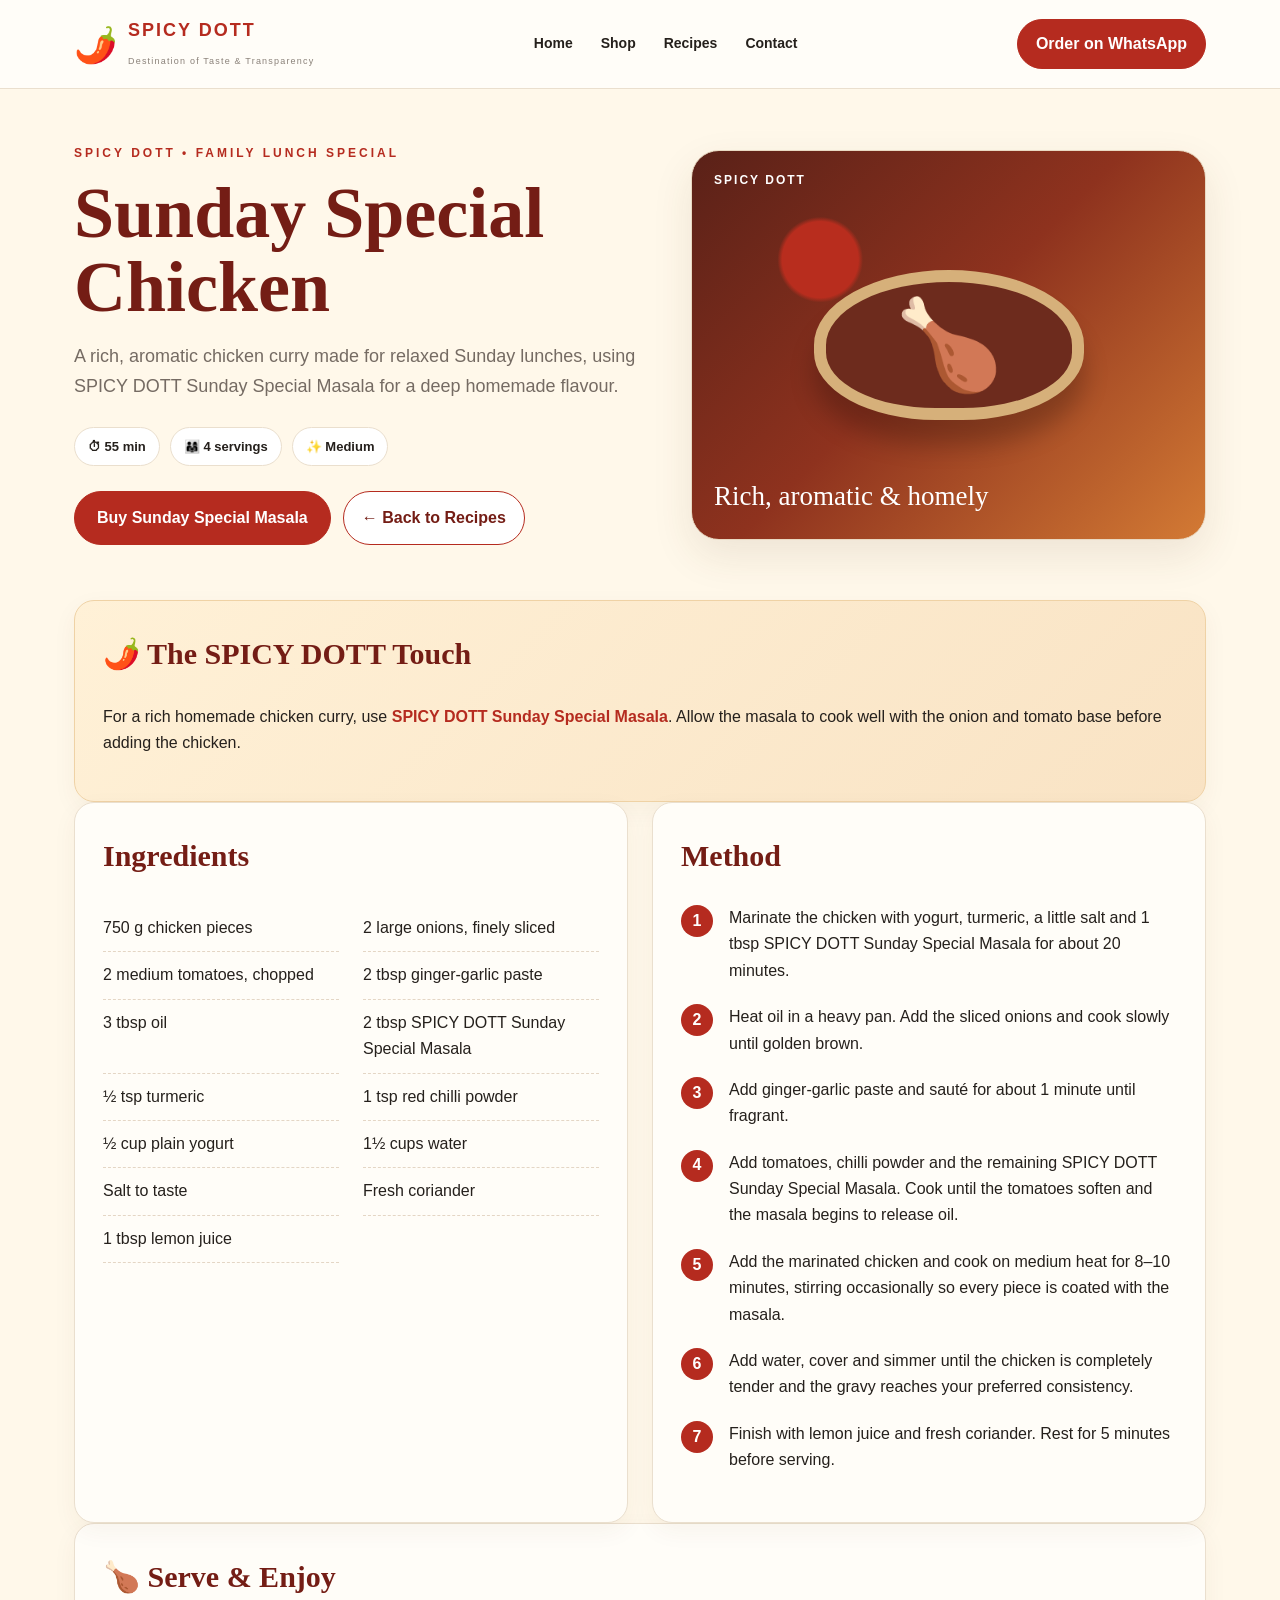
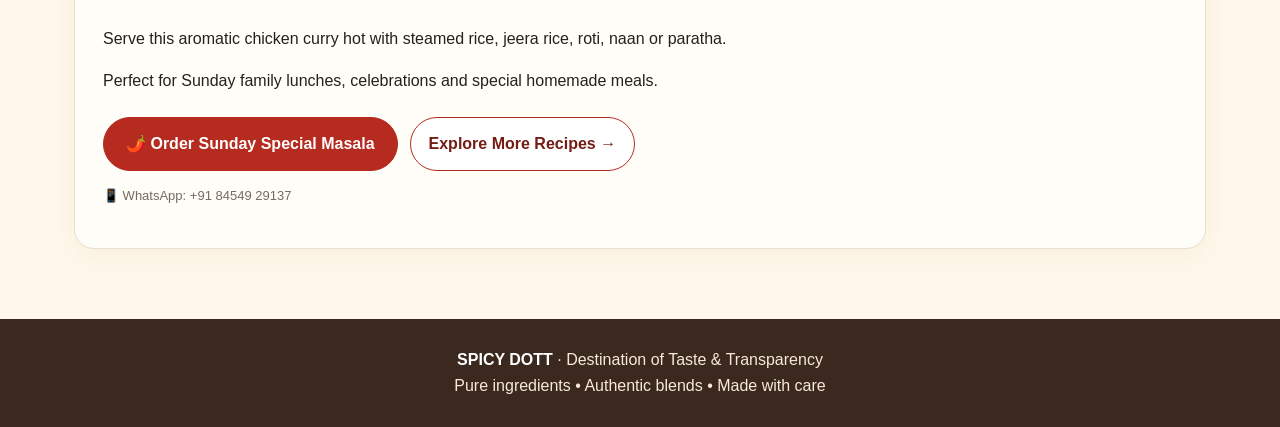
<file: recipes/sunday-special-chicken.html>
<!doctype html>
<html lang="en">
<head>
  <meta charset="utf-8">
  <meta name="viewport" content="width=device-width, initial-scale=1">

  <title>Sunday Special Chicken | SPICY DOTT</title>

  <meta name="description"
        content="Rich and aromatic Sunday Special Chicken made with SPICY DOTT Sunday Special Masala.">

  <link rel="stylesheet" href="../recipe-style.css">
</head>

<body>

<header class="site-header">
  <nav class="nav">

    <a class="brand" href="../index.html">
      <span class="brand-mark">🌶️</span>

      <span>
        <span class="brand-name">SPICY DOTT</span><br>
        <span class="brand-tag">
          Destination of Taste & Transparency
        </span>
      </span>
    </a>

    <div class="nav-links">
      <a href="../index.html">Home</a>
      <a href="../index.html#shop">Shop</a>
      <a href="../index.html#recipes">Recipes</a>
      <a href="../index.html#contact">Contact</a>
    </div>

    <a
      class="order-btn"
      href="https://wa.me/918454929137?text=Hello%20SPICY%20DOTT!%20I%20would%20like%20to%20order%20Sunday%20Special%20Masala."
      target="_blank"
      rel="noopener">
      Order on WhatsApp
    </a>

  </nav>
</header>


<main>

<section class="hero">

  <div class="hero-grid">

    <div>

      <div class="eyebrow">
        SPICY DOTT • FAMILY LUNCH SPECIAL
      </div>

      <h1>Sunday Special Chicken</h1>

      <p class="lead">
        A rich, aromatic chicken curry made for relaxed Sunday
        lunches, using SPICY DOTT Sunday Special Masala for a
        deep homemade flavour.
      </p>

      <div class="meta">
        <span class="pill">⏱ 55 min</span>
        <span class="pill">👨‍👩‍👧 4 servings</span>
        <span class="pill">✨ Medium</span>
      </div>

      <div class="buy">

        <a
          class="order-btn"
          href="https://wa.me/918454929137?text=Hello%20SPICY%20DOTT!%20I%20would%20like%20to%20order%20Sunday%20Special%20Masala."
          target="_blank"
          rel="noopener">
          Buy Sunday Special Masala
        </a>

        <a
          class="back-btn"
          href="../index.html#recipes">
          ← Back to Recipes
        </a>

      </div>

    </div>


    <div class="food-visual chicken">

      <div class="visual-label">
        SPICY DOTT
      </div>

      <div class="food-bowl">
        🍗
      </div>

      <div class="visual-caption">
        Rich, aromatic & homely
      </div>

    </div>

  </div>

</section>


<section class="content">

  <div class="card masala">

    <h2>🌶️ The SPICY DOTT Touch</h2>

    <p>
      For a rich homemade chicken curry, use
      <strong>SPICY DOTT Sunday Special Masala</strong>.
      Allow the masala to cook well with the onion and tomato
      base before adding the chicken.
    </p>

  </div>


  <div class="recipe-layout">


    <!-- INGREDIENTS -->

    <article class="card">

      <h2>Ingredients</h2>

      <ul class="ingredients">

        <li>750 g chicken pieces</li>

        <li>2 large onions, finely sliced</li>

        <li>2 medium tomatoes, chopped</li>

        <li>2 tbsp ginger-garlic paste</li>

        <li>3 tbsp oil</li>

        <li>2 tbsp SPICY DOTT Sunday Special Masala</li>

        <li>½ tsp turmeric</li>

        <li>1 tsp red chilli powder</li>

        <li>½ cup plain yogurt</li>

        <li>1½ cups water</li>

        <li>Salt to taste</li>

        <li>Fresh coriander</li>

        <li>1 tbsp lemon juice</li>

      </ul>

    </article>


    <!-- METHOD -->

    <article class="card">

      <h2>Method</h2>

      <ol class="steps">

        <li>
          Marinate the chicken with yogurt, turmeric,
          a little salt and 1 tbsp SPICY DOTT Sunday
          Special Masala for about 20 minutes.
        </li>

        <li>
          Heat oil in a heavy pan. Add the sliced onions
          and cook slowly until golden brown.
        </li>

        <li>
          Add ginger-garlic paste and sauté for about
          1 minute until fragrant.
        </li>

        <li>
          Add tomatoes, chilli powder and the remaining
          SPICY DOTT Sunday Special Masala.
          Cook until the tomatoes soften and the masala
          begins to release oil.
        </li>

        <li>
          Add the marinated chicken and cook on medium
          heat for 8–10 minutes, stirring occasionally
          so every piece is coated with the masala.
        </li>

        <li>
          Add water, cover and simmer until the chicken
          is completely tender and the gravy reaches
          your preferred consistency.
        </li>

        <li>
          Finish with lemon juice and fresh coriander.
          Rest for 5 minutes before serving.
        </li>

      </ol>

    </article>

  </div>


  <!-- SERVING -->

  <div class="card">

    <h2>🍗 Serve & Enjoy</h2>

    <p>
      Serve this aromatic chicken curry hot with steamed
      rice, jeera rice, roti, naan or paratha.
    </p>

    <p>
      Perfect for Sunday family lunches, celebrations
      and special homemade meals.
    </p>

    <div class="buy">

      <a
        class="order-btn"
        href="https://wa.me/918454929137?text=Hello%20SPICY%20DOTT!%20I%20would%20like%20to%20order%20Sunday%20Special%20Masala."
        target="_blank"
        rel="noopener">
        🌶️ Order Sunday Special Masala
      </a>

      <a
        class="back-btn"
        href="../index.html#recipes">
        Explore More Recipes →
      </a>

    </div>

    <p class="note">
      📱 WhatsApp: +91 84549 29137
    </p>

  </div>

</section>

</main>


<footer class="footer">

  <strong>SPICY DOTT</strong>
  · Destination of Taste & Transparency

  <br>

  Pure ingredients • Authentic blends • Made with care

</footer>

</body>
</html>
</file>
<file: styles.css>
@import url('https://fonts.googleapis.com/css2?family=DM+Sans:wght@400;500;600;700&family=Playfair+Display:wght@600;700&display=swap');

:root{
  --red:#9f251f;--deep:#571812;--green:#304b32;--cream:#fff7e8;--paper:#fffdf8;
  --ink:#29221e;--muted:#756a62;--line:#eadfce;--gold:#d89b3d;
}
*{box-sizing:border-box}html{scroll-behavior:smooth}body{margin:0;color:var(--ink);background:var(--paper);font-family:"DM Sans",sans-serif}
a{text-decoration:none;color:inherit}.topbar{background:var(--deep);color:#fff;padding:9px 18px;text-align:center;font-size:13px}
.nav{height:78px;display:flex;align-items:center;justify-content:space-between;padding:0 5.5%;border-bottom:1px solid var(--line);background:rgba(255,253,248,.96);position:sticky;top:0;z-index:20;backdrop-filter:blur(10px)}
.brand{display:flex;gap:10px;align-items:center}.brand-mark{font-size:30px}.brand strong{display:block;letter-spacing:1.8px;font-size:18px;color:var(--red)}.brand small{display:block;font-size:9px;letter-spacing:.8px;color:var(--muted)}
.navlinks{display:flex;gap:28px;font-size:14px;font-weight:600}.navlinks a:hover{color:var(--red)}.cart-btn{border:1px solid var(--line);background:white;border-radius:999px;padding:10px 15px;cursor:pointer;font-size:15px}.cart-btn span{font-weight:700}
.hero{min-height:650px;padding:80px 7%;display:grid;grid-template-columns:1.05fr .95fr;gap:60px;align-items:center;background:radial-gradient(circle at 80% 20%,#f5d9a9 0 18%,transparent 40%),linear-gradient(135deg,#fff9ec,#f8ead2)}
.eyebrow{font-size:12px;letter-spacing:2.5px;font-weight:700;color:var(--red);margin:0 0 12px}.hero h1{font:700 clamp(42px,6vw,76px)/1.02 "Playfair Display",serif;max-width:760px;margin:0 0 24px;color:var(--deep)}.hero-text{font-size:18px;line-height:1.7;color:var(--muted);max-width:620px}.hero-actions{display:flex;gap:12px;margin:30px 0}.btn{display:inline-flex;justify-content:center;align-items:center;border:0;border-radius:999px;padding:14px 22px;font-weight:700;cursor:pointer;font-family:inherit}.primary{background:var(--red);color:white}.secondary{background:transparent;color:var(--deep);border:1px solid #cdbca4}.btn:hover{transform:translateY(-1px);filter:brightness(.97)}.trust-row{display:flex;gap:18px;flex-wrap:wrap;font-size:12px;color:var(--green);font-weight:700}
.hero-visual{min-height:440px;position:relative;display:grid;place-items:center}.hero-visual:before{content:"";position:absolute;width:390px;height:390px;border-radius:50%;background:#efe0c3;box-shadow:0 35px 60px rgba(75,35,20,.12)}
.spice-bowl{position:absolute;width:130px;height:130px;border-radius:50%;display:grid;place-items:center;font-size:60px;background:#fff;box-shadow:0 20px 35px rgba(0,0,0,.14)}.bowl-one{top:40px;left:8%}.bowl-two{bottom:45px;right:6%}.hero-card{position:relative;width:285px;min-height:220px;border-radius:20px;background:linear-gradient(145deg,#a62c24,#6c1916);color:white;display:flex;flex-direction:column;justify-content:center;align-items:center;text-align:center;padding:30px;box-shadow:0 25px 50px rgba(65,24,16,.25);transform:rotate(-3deg)}.hero-card span{letter-spacing:3px;font-size:13px}.hero-card b{font:700 34px/1.05 "Playfair Display",serif;margin:15px 0}.hero-card small{opacity:.82;line-height:1.5}
.section{padding:85px 7%}.section-head{display:flex;justify-content:space-between;align-items:end;gap:25px;margin-bottom:30px}.section h2{font:700 clamp(30px,4vw,48px)/1.1 "Playfair Display",serif;margin:0;color:var(--deep)}.controls{display:flex;gap:10px}.controls input,.controls select{border:1px solid var(--line);background:#fff;border-radius:10px;padding:12px 14px;font:inherit}.controls input{width:220px}
.product-grid{display:grid;grid-template-columns:repeat(4,1fr);gap:18px}.product{background:white;border:1px solid var(--line);border-radius:18px;overflow:hidden;display:flex;flex-direction:column;min-height:350px;transition:.2s}.product:hover{transform:translateY(-4px);box-shadow:0 15px 30px rgba(61,32,18,.08)}.product-art{height:175px;position:relative;overflow:hidden;background:linear-gradient(145deg,#f4dcae,#fff4df);display:grid;place-items:center;font-size:72px}.product-info{padding:18px;display:flex;flex-direction:column;flex:1}.tag{font-size:10px;letter-spacing:1.3px;color:var(--green);font-weight:700}.product h3{margin:7px 0 5px;font-size:18px}.product p{margin:0;color:var(--muted);font-size:12px;line-height:1.5}.price-row{margin-top:auto;padding-top:16px;display:flex;align-items:center;justify-content:space-between}.price{font-weight:800;color:var(--red);font-size:18px}.add{border:0;background:var(--deep);color:#fff;border-radius:999px;padding:9px 13px;font-weight:700;cursor:pointer}
.story{background:var(--green);color:#fff;display:grid;grid-template-columns:1fr 1fr;gap:70px;align-items:center}.story .eyebrow{color:#f2c77d}.story h2{color:#fff}.story-copy>p:not(.eyebrow){line-height:1.8;color:#e7e0d8}.story-image{min-height:480px;border-radius:26px;background:radial-gradient(circle at 25% 25%,#e7ad45 0 4%,transparent 5%),radial-gradient(circle at 75% 65%,#a52a21 0 6%,transparent 7%),linear-gradient(145deg,#f5d89e,#c08a3c 55%,#6e3c24);display:flex;flex-direction:column;align-items:center;justify-content:center;box-shadow:inset 0 0 0 1px rgba(255,255,255,.2)}.ingredient-cloud{font-size:55px;max-width:390px;text-align:center;line-height:1.7;filter:drop-shadow(0 10px 10px rgba(0,0,0,.15))}.story-label{margin-top:35px;background:#fff7e8;color:var(--deep);padding:15px 26px;border-radius:6px;text-align:center;font-weight:800;letter-spacing:2px}
.feature-list{display:grid;gap:15px;margin-top:25px}.feature-list div{border-top:1px solid rgba(255,255,255,.2);padding-top:14px}.feature-list b{display:block}.feature-list span{display:block;color:#d6d0c8;font-size:13px;margin-top:3px}
.recipes{background:var(--cream)}.recipe-grid{display:grid;grid-template-columns:repeat(3,1fr);gap:20px}.recipe-card{background:white;border:1px solid var(--line);border-radius:18px;padding:20px}.recipe-art{height:190px;border-radius:13px;background:linear-gradient(145deg,#f4dfb8,#c76a2d);display:grid;place-items:center;font-size:80px}.recipe-card h3{margin:16px 0 7px}.recipe-card p{color:var(--muted);font-size:14px;line-height:1.6;margin:0}
.cta{margin:50px 7%;border-radius:26px;background:linear-gradient(110deg,#6d1b17,#a52b24);color:white;display:flex;align-items:center;justify-content:space-between;gap:30px;padding:55px}.cta h2{color:white}.cta p:not(.eyebrow){color:#f1ddd8}.cta .primary{background:#f4d28f;color:var(--deep)}
.contact{display:grid;grid-template-columns:1fr 1fr;gap:60px}.contact>div>p:not(.eyebrow){color:var(--muted);line-height:1.7}.contact-card{display:grid;gap:12px}.contact-card div{padding:18px;background:white;border:1px solid var(--line);border-radius:15px;display:grid;grid-template-columns:40px 1fr;column-gap:10px}.contact-card span{grid-row:span 2;font-size:25px}.contact-card b{align-self:end}.contact-card small{color:var(--muted);margin-top:3px}
footer{background:#25120f;color:#fff;padding:30px 7%;display:flex;justify-content:space-between;gap:20px;font-size:12px}.footer-brand b{display:block;letter-spacing:2px}.footer-brand span{color:#bfa9a1}
.overlay{position:fixed;inset:0;background:rgba(20,10,8,.45);z-index:29;display:none}.overlay.show{display:block}.cart{position:fixed;right:-440px;top:0;height:100%;width:min(430px,94vw);background:#fff;z-index:30;box-shadow:-15px 0 45px rgba(0,0,0,.18);display:flex;flex-direction:column;transition:.25s}.cart.open{right:0}.cart-head{display:flex;justify-content:space-between;align-items:center;padding:22px;border-bottom:1px solid var(--line)}.cart-head h2{margin:0;font:700 28px "Playfair Display",serif;color:var(--deep)}.cart-head button{border:0;background:transparent;font-size:20px;cursor:pointer}.cart-items{padding:15px 22px;overflow:auto;flex:1}.cart-line{display:grid;grid-template-columns:1fr auto;gap:10px;padding:14px 0;border-bottom:1px solid var(--line)}.cart-line b{display:block}.cart-line small{color:var(--muted)}.qty{display:flex;gap:8px;align-items:center}.qty button{border:1px solid var(--line);background:white;border-radius:6px;width:28px;height:28px;cursor:pointer}.cart-bottom{padding:22px;border-top:1px solid var(--line)}.total{display:flex;justify-content:space-between;font-size:18px;margin-bottom:15px}.full{width:100%}.cart-bottom small{display:block;color:var(--muted);margin-top:10px;text-align:center}
@media(max-width:1000px){.product-grid{grid-template-columns:repeat(3,1fr)}.navlinks{display:none}.hero{grid-template-columns:1fr}.hero-visual{min-height:360px}.story{grid-template-columns:1fr}.contact{grid-template-columns:1fr}}
@media(max-width:700px){.section{padding:60px 5%}.nav{padding:0 4%;height:70px}.hero{padding:55px 5%;min-height:auto}.hero h1{font-size:43px}.hero-visual{min-height:310px}.hero-visual:before{width:280px;height:280px}.hero-card{width:235px;min-height:190px}.product-grid{grid-template-columns:repeat(2,1fr)}.section-head{display:block}.controls{margin-top:18px}.controls input{width:100%}.controls select{width:145px}.story-image{min-height:330px}.recipe-grid{grid-template-columns:1fr}.cta{margin:30px 5%;padding:35px 25px;display:block}.cta .btn{margin-top:20px}.contact{gap:30px}footer{display:block;line-height:1.8}}
@media(max-width:430px){.product-grid{grid-template-columns:1fr}.hero-actions{flex-direction:column}.trust-row{display:grid}.brand small{display:none}}

.product-art img{width:100%;height:100%;object-fit:cover;display:block}.product-art .fallback-icon{display:none}.photo-hero:before{background:rgba(239,224,195,.82)}.recipe-art{overflow:hidden}.recipe-art img{width:100%;height:100%;object-fit:cover;display:block}
/* Our Story image */
.story-image {
  overflow: hidden;
  border-radius: 24px;
}

.story-image img {
  display: block;
  width: 100%;
  height: 420px;
  object-fit: cover;
  object-position: center;
  border-radius: 24px;
}
/* Fix Our Story image size and prevent horizontal overflow */
.story-section {
  overflow: hidden;
}

.story-section > div {
  min-width: 0;
}

.story-image {
  width: 100% !important;
  max-width: 520px !important;
  min-width: 0 !important;
  overflow: hidden;
  border-radius: 24px;
}

.story-image img {
  display: block !important;
  width: 100% !important;
  max-width: 100% !important;
  height: 360px !important;
  object-fit: cover !important;
  object-position: center !important;
  border-radius: 24px;
}
/* =========================================
   SPICY DOTT - MODERN STORE ELEMENTS
   ========================================= */

/* Announcement bar */
.announcement-bar {
  width: 100%;
  background: #176b38;
  color: #fff;
  overflow: hidden;
  white-space: nowrap;
  font-size: 13px;
  font-weight: 600;
  letter-spacing: .2px;
}

.announcement-track {
  display: flex;
  justify-content: center;
  align-items: center;
  gap: 45px;
  min-height: 38px;
  padding: 0 20px;
}

.announcement-track span {
  display: inline-flex;
  align-items: center;
}

/* Shop heading */
.shop-head {
  display: flex;
  justify-content: space-between;
  align-items: flex-end;
  gap: 30px;
  margin-bottom: 35px;
}

.shop-intro {
  max-width: 560px;
  margin-top: 8px;
}

/* Search + filter */
.shop-tools {
  display: flex;
  align-items: center;
  gap: 12px;
  flex-shrink: 0;
}

.search-box {
  display: flex;
  align-items: center;
  gap: 8px;
  background: #fff;
  border: 1px solid #e5d8c8;
  border-radius: 12px;
  padding: 0 15px;
  height: 52px;
  min-width: 230px;
}

.search-box input {
  border: 0;
  outline: none;
  background: transparent;
  width: 100%;
  font-size: 15px;
  color: #3a2820;
}

.search-box input::placeholder {
  color: #8c8178;
}

.shop-tools select {
  height: 52px;
  padding: 0 40px 0 15px;
  border: 1px solid #e5d8c8;
  border-radius: 12px;
  background: #fff;
  color: #3a2820;
  font-size: 15px;
  cursor: pointer;
}

/* Product cards */
.product {
  overflow: hidden;
  background: #fff;
  border: 1px solid #eaded0;
  border-radius: 18px;
  transition: transform .2s ease, box-shadow .2s ease;
}

.product:hover {
  transform: translateY(-4px);
  box-shadow: 0 12px 30px rgba(50, 30, 15, .12);
}

.product-art {
  position: relative;
  width: 100%;
  aspect-ratio: 1 / 1;
  overflow: hidden;
  background: #f3e3c8;
}

.product-art img {
  width: 100%;
  height: 100%;
  object-fit: cover;
  display: block;
}

.product-art .fallback-icon {
  display: none;
}

.product-info {
  padding: 18px;
}

.product-info .tag {
  font-size: 11px;
  font-weight: 700;
  letter-spacing: 1px;
  color: #8a2419;
}

.product-info h3 {
  margin: 7px 0;
  font-size: 20px;
}

.product-info p {
  color: #766b63;
  font-size: 14px;
  line-height: 1.55;
  min-height: 44px;
}

.price-row {
  display: flex;
  justify-content: space-between;
  align-items: center;
  margin-top: 18px;
}

.price {
  font-size: 19px;
  font-weight: 700;
  color: #a32118;
}

.add {
  border: 0;
  border-radius: 20px;
  padding: 10px 18px;
  background: #7d1d18;
  color: white;
  font-weight: 700;
  cursor: pointer;
  transition: .2s ease;
}

.add:hover {
  background: #5d1511;
  transform: translateY(-1px);
}

/* Mobile */
@media (max-width: 800px) {

  .announcement-track {
    justify-content: flex-start;
    overflow-x: auto;
    gap: 25px;
    padding: 0 15px;
  }

  .shop-head {
    flex-direction: column;
    align-items: stretch;
  }

  .shop-tools {
    width: 100%;
    flex-direction: column;
  }

  .search-box,
  .shop-tools select {
    width: 100%;
    box-sizing: border-box;
  }

  .product-info h3 {
    font-size: 18px;
  }
}
.story-copy {
  min-width: 0 !important;
  max-width: 100%;
}
.recipe-art {
  width: 100%;
  height: 230px;
  overflow: hidden;
  border-radius: 14px;
}

.recipe-art img {
  width: 100%;
  height: 100%;
  object-fit: cover;
  display: block;
}
</file>
<file: recipe-style.css>
:root{
  --cream:#fff8ea;
  --paper:#fffdf8;
  --red:#b52b1f;
  --deep-red:#741d15;
  --green:#3d6b38;
  --orange:#e47a22;
  --ink:#25201c;
  --muted:#756b63;
  --line:#eadfce;
  --shadow:0 16px 40px rgba(92,55,25,.10);
}
*{box-sizing:border-box}
html{scroll-behavior:smooth}
body{margin:0;background:var(--cream);color:var(--ink);font-family:Arial,Helvetica,sans-serif;line-height:1.65}
a{text-decoration:none;color:inherit}
.site-header{position:sticky;top:0;z-index:20;background:rgba(255,253,248,.96);backdrop-filter:blur(10px);border-bottom:1px solid var(--line)}
.nav{max-width:1180px;margin:auto;padding:16px 24px;display:flex;align-items:center;justify-content:space-between;gap:25px}
.brand{display:flex;align-items:center;gap:10px}
.brand-mark{font-size:35px;line-height:1}
.brand-name{font-weight:800;letter-spacing:2px;color:var(--red);font-size:18px}
.brand-tag{font-size:9px;letter-spacing:1.2px;color:#8a8179;margin-top:-2px}
.nav-links{display:flex;gap:28px;font-weight:700;font-size:14px}
.nav-links a:hover{color:var(--red)}
.order-btn,.back-btn{display:inline-flex;align-items:center;justify-content:center;border-radius:999px;padding:11px 18px;font-weight:800;border:1px solid var(--red)}
.order-btn{background:var(--red);color:#fff}
.back-btn{background:#fff;color:var(--deep-red)}
.hero{max-width:1180px;margin:auto;padding:55px 24px 35px}
.eyebrow{text-transform:uppercase;letter-spacing:3px;color:var(--red);font-size:12px;font-weight:800}
h1{font-family:Georgia,"Times New Roman",serif;color:var(--deep-red);font-size:clamp(42px,6vw,72px);line-height:1.03;margin:12px 0}
.lead{max-width:650px;color:var(--muted);font-size:18px}
.hero-grid{display:grid;grid-template-columns:1.05fr .95fr;gap:48px;align-items:center}
.food-visual{min-height:390px;border-radius:28px;position:relative;overflow:hidden;box-shadow:var(--shadow);border:1px solid #e9d9c2;display:flex;align-items:center;justify-content:center}
.food-visual:before,.food-visual:after{content:"";position:absolute;border-radius:50%;filter:blur(2px)}
.pav{background:radial-gradient(circle at 70% 30%,#e9b45c 0 8%,transparent 9%),linear-gradient(135deg,#6d301b,#a95522 48%,#f1c06a)}
.chicken{background:radial-gradient(circle at 25% 28%,#b82d1e 0 8%,transparent 9%),linear-gradient(135deg,#5a2118,#8e321e 48%,#d37a34)}
.chole{background:radial-gradient(circle at 72% 25%,#d7a54c 0 9%,transparent 10%),linear-gradient(135deg,#4b2819,#81552b 50%,#d8ad62)}
.food-bowl{width:270px;height:150px;border-radius:50% 50% 45% 45%;background:#6d2b1d;border:12px solid #d6b07a;box-shadow:0 25px 25px rgba(0,0,0,.22);display:flex;align-items:center;justify-content:center;font-size:88px;z-index:2}
.visual-label{position:absolute;left:22px;top:20px;color:#fff;font-weight:800;letter-spacing:2px;text-transform:uppercase;font-size:12px;z-index:3}
.visual-caption{position:absolute;bottom:20px;left:22px;color:#fff;font-family:Georgia,serif;font-size:27px;z-index:3}
.meta{display:flex;flex-wrap:wrap;gap:10px;margin:25px 0}
.pill{background:#fff;border:1px solid var(--line);padding:8px 13px;border-radius:999px;font-size:13px;font-weight:700}
.content{max-width:1180px;margin:auto;padding:20px 24px 70px}
.recipe-layout{display:grid;grid-template-columns:1fr 1fr;gap:24px}
.card{background:var(--paper);border:1px solid var(--line);border-radius:20px;padding:28px;box-shadow:0 8px 25px rgba(92,55,25,.05)}
.card h2{font-family:Georgia,serif;color:var(--deep-red);margin-top:0;font-size:30px}
.ingredients{display:grid;grid-template-columns:1fr 1fr;gap:0 24px;padding:0;margin:0;list-style:none}
.ingredients li{padding:10px 0;border-bottom:1px dashed #e4d6c5}
.steps{counter-reset:step;list-style:none;padding:0;margin:0}
.steps li{counter-increment:step;position:relative;padding:0 0 20px 48px}
.steps li:before{content:counter(step);position:absolute;left:0;top:0;width:32px;height:32px;border-radius:50%;background:var(--red);color:#fff;display:grid;place-items:center;font-weight:800}
.masala{background:linear-gradient(135deg,#fff1d7,#f9e3c4);border:1px solid #efd2a5}
.masala strong{color:var(--red)}
.buy{display:flex;gap:12px;flex-wrap:wrap;margin-top:22px}
.buy .order-btn{padding:13px 22px}
.footer{background:#3b281f;color:#f8ead7;text-align:center;padding:28px 20px}
.footer strong{color:#fff}
.note{font-size:13px;color:var(--muted);margin-top:14px}
@media(max-width:800px){
  .nav-links{display:none}
  .hero-grid,.recipe-layout{grid-template-columns:1fr}
  .hero{padding-top:35px}
  .food-visual{min-height:300px}
  .ingredients{grid-template-columns:1fr}
}

/* Real final-dish photo used on each recipe page */
.recipe-photo {
  width: 100%;
  height: 100%;
  min-height: 390px;
  object-fit: cover;
  display: block;
  border-radius: 28px;
}
.food-visual {
  position: relative;
  overflow: hidden;
}
.food-visual .photo-shade {
  position: absolute;
  inset: 0;
  background: linear-gradient(to top, rgba(0,0,0,.60), rgba(0,0,0,.05) 55%, rgba(0,0,0,.10));
  z-index: 1;
}
.food-visual .visual-label,
.food-visual .visual-caption {
  z-index: 2;
}
@media(max-width:800px){
  .recipe-photo { min-height: 300px; }
}
</file>
